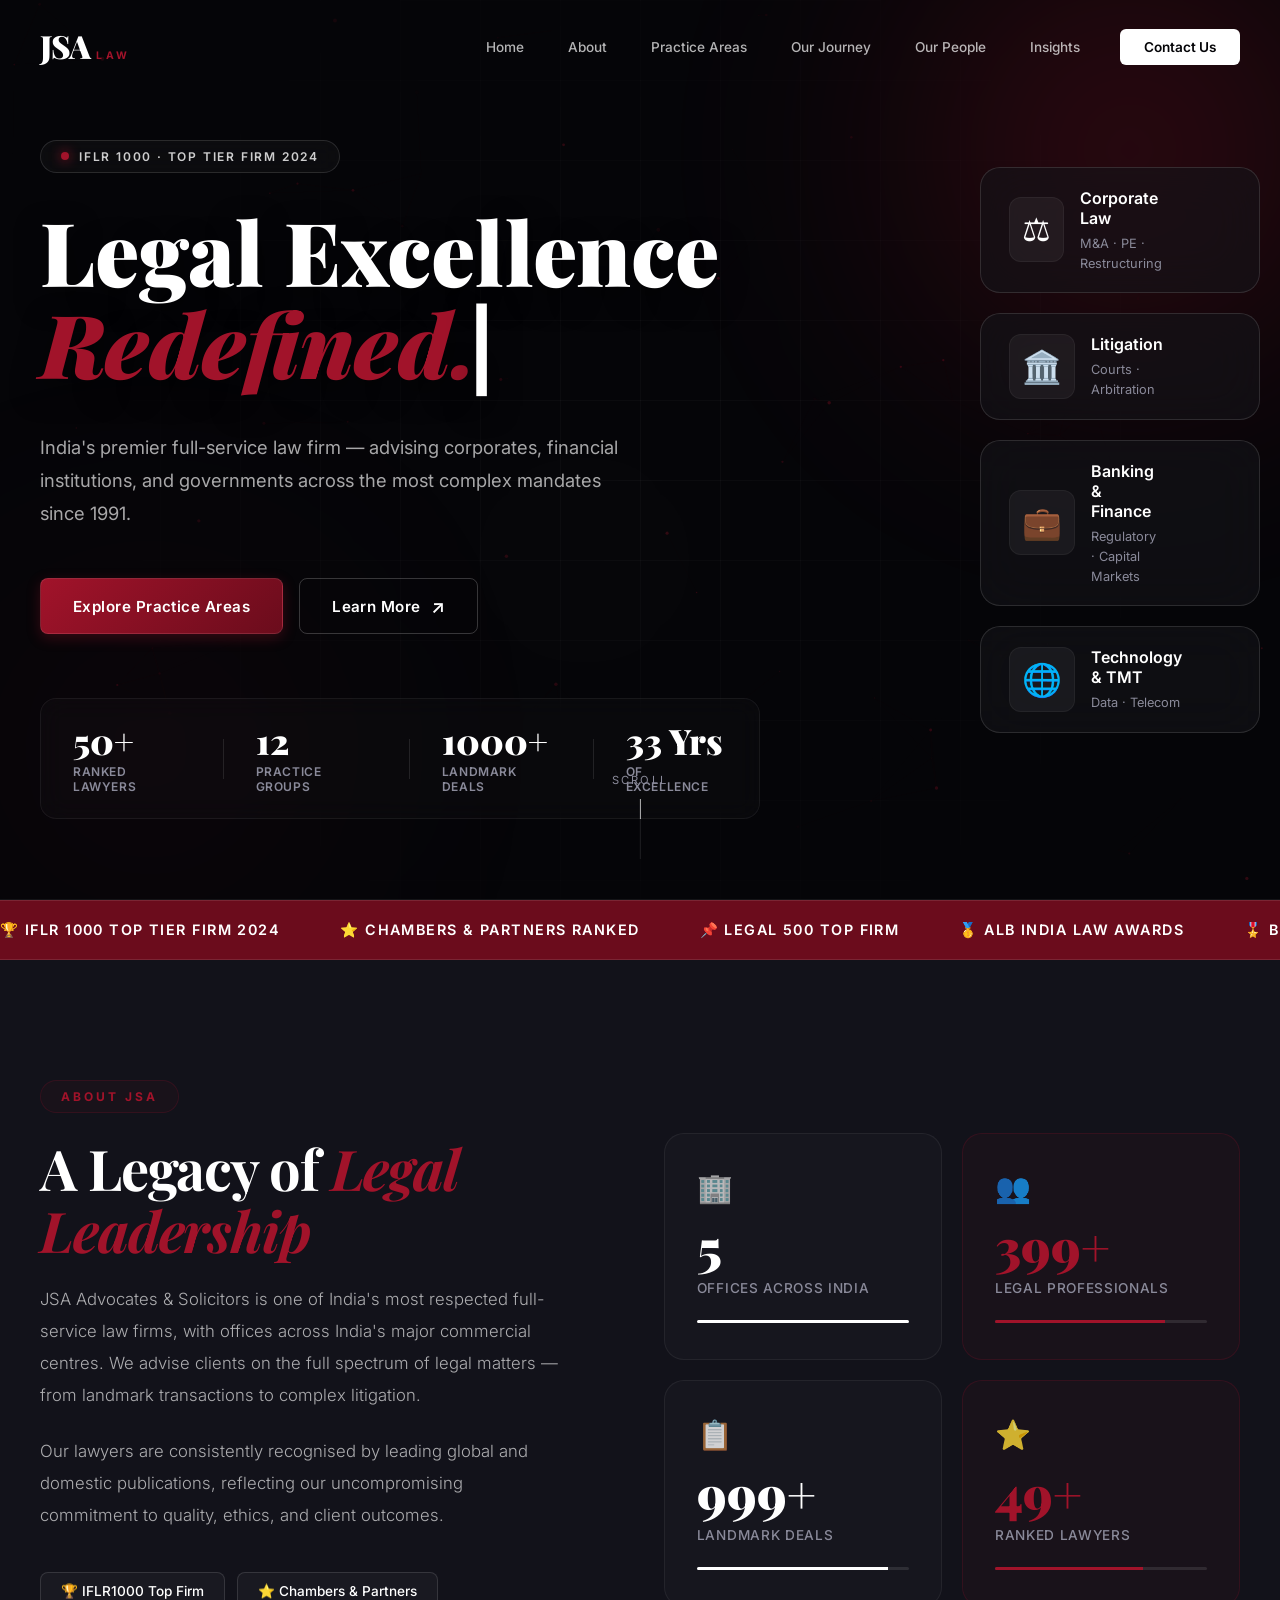
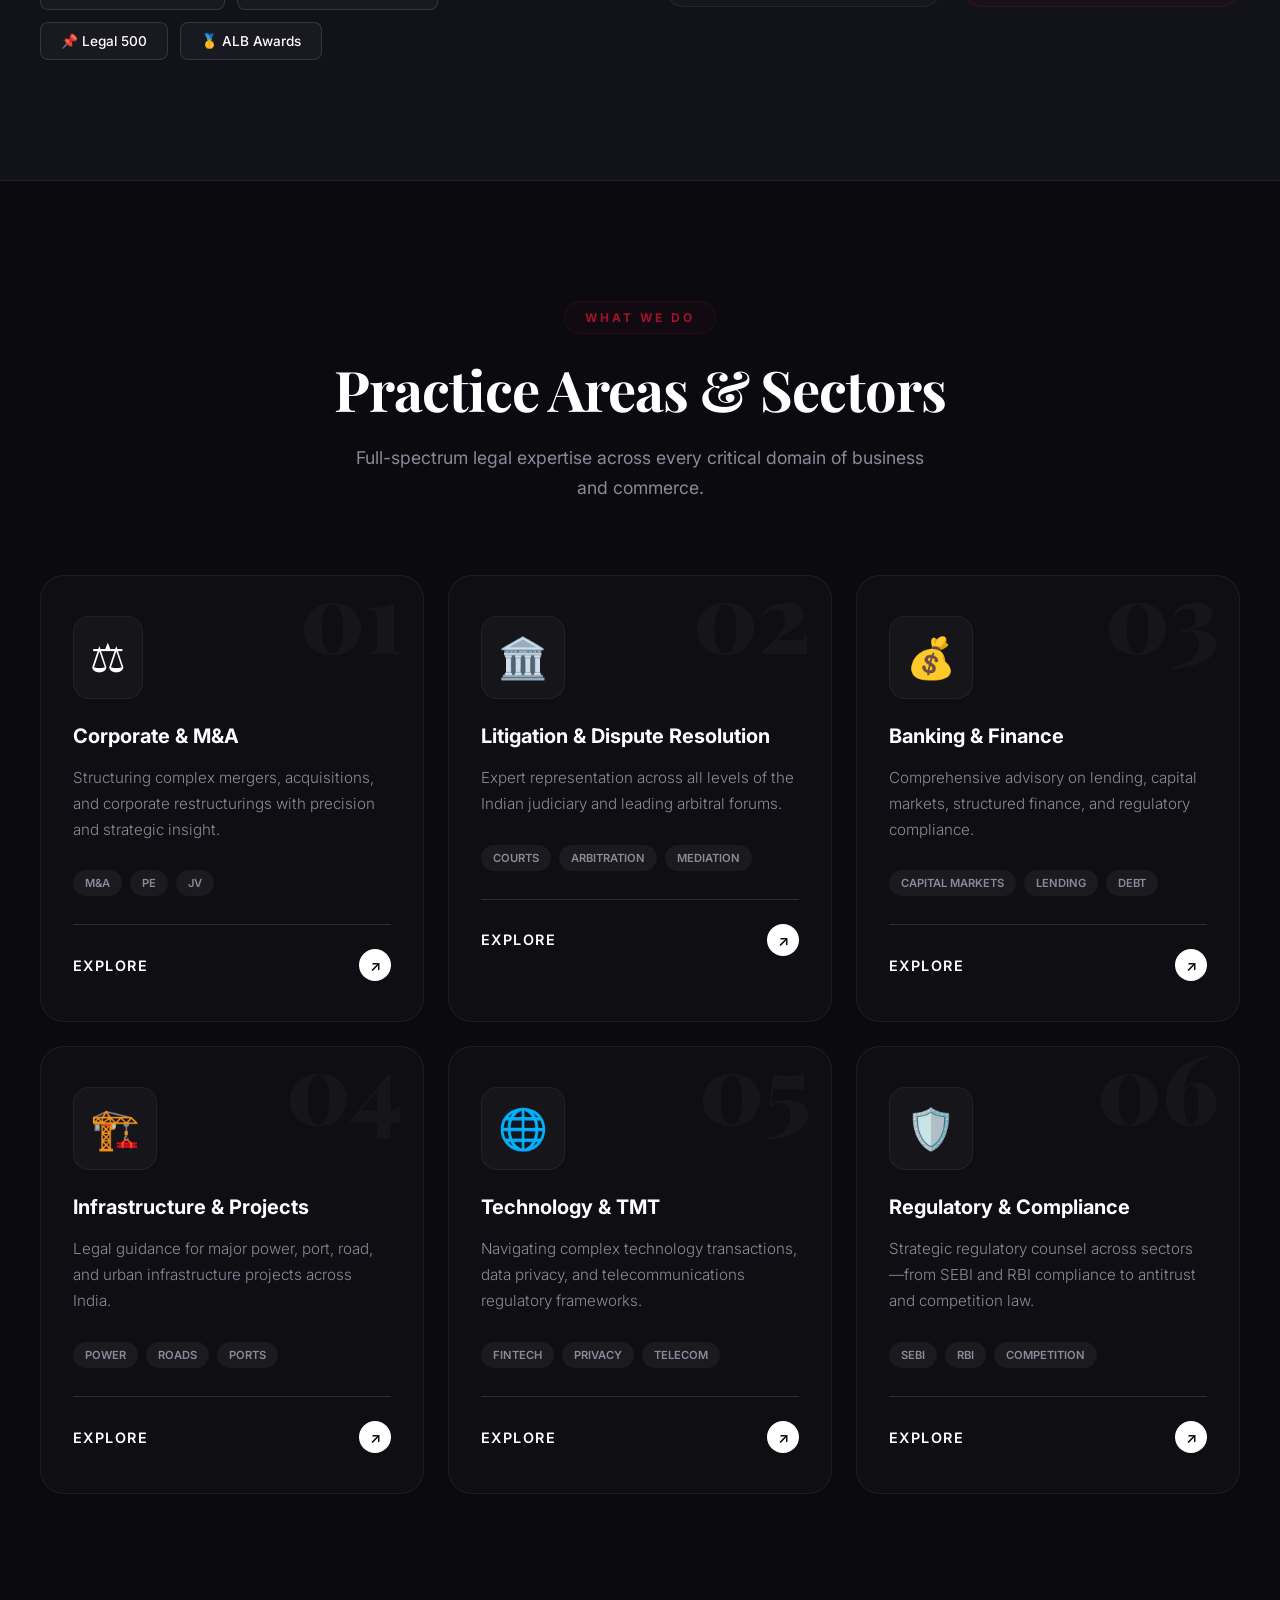
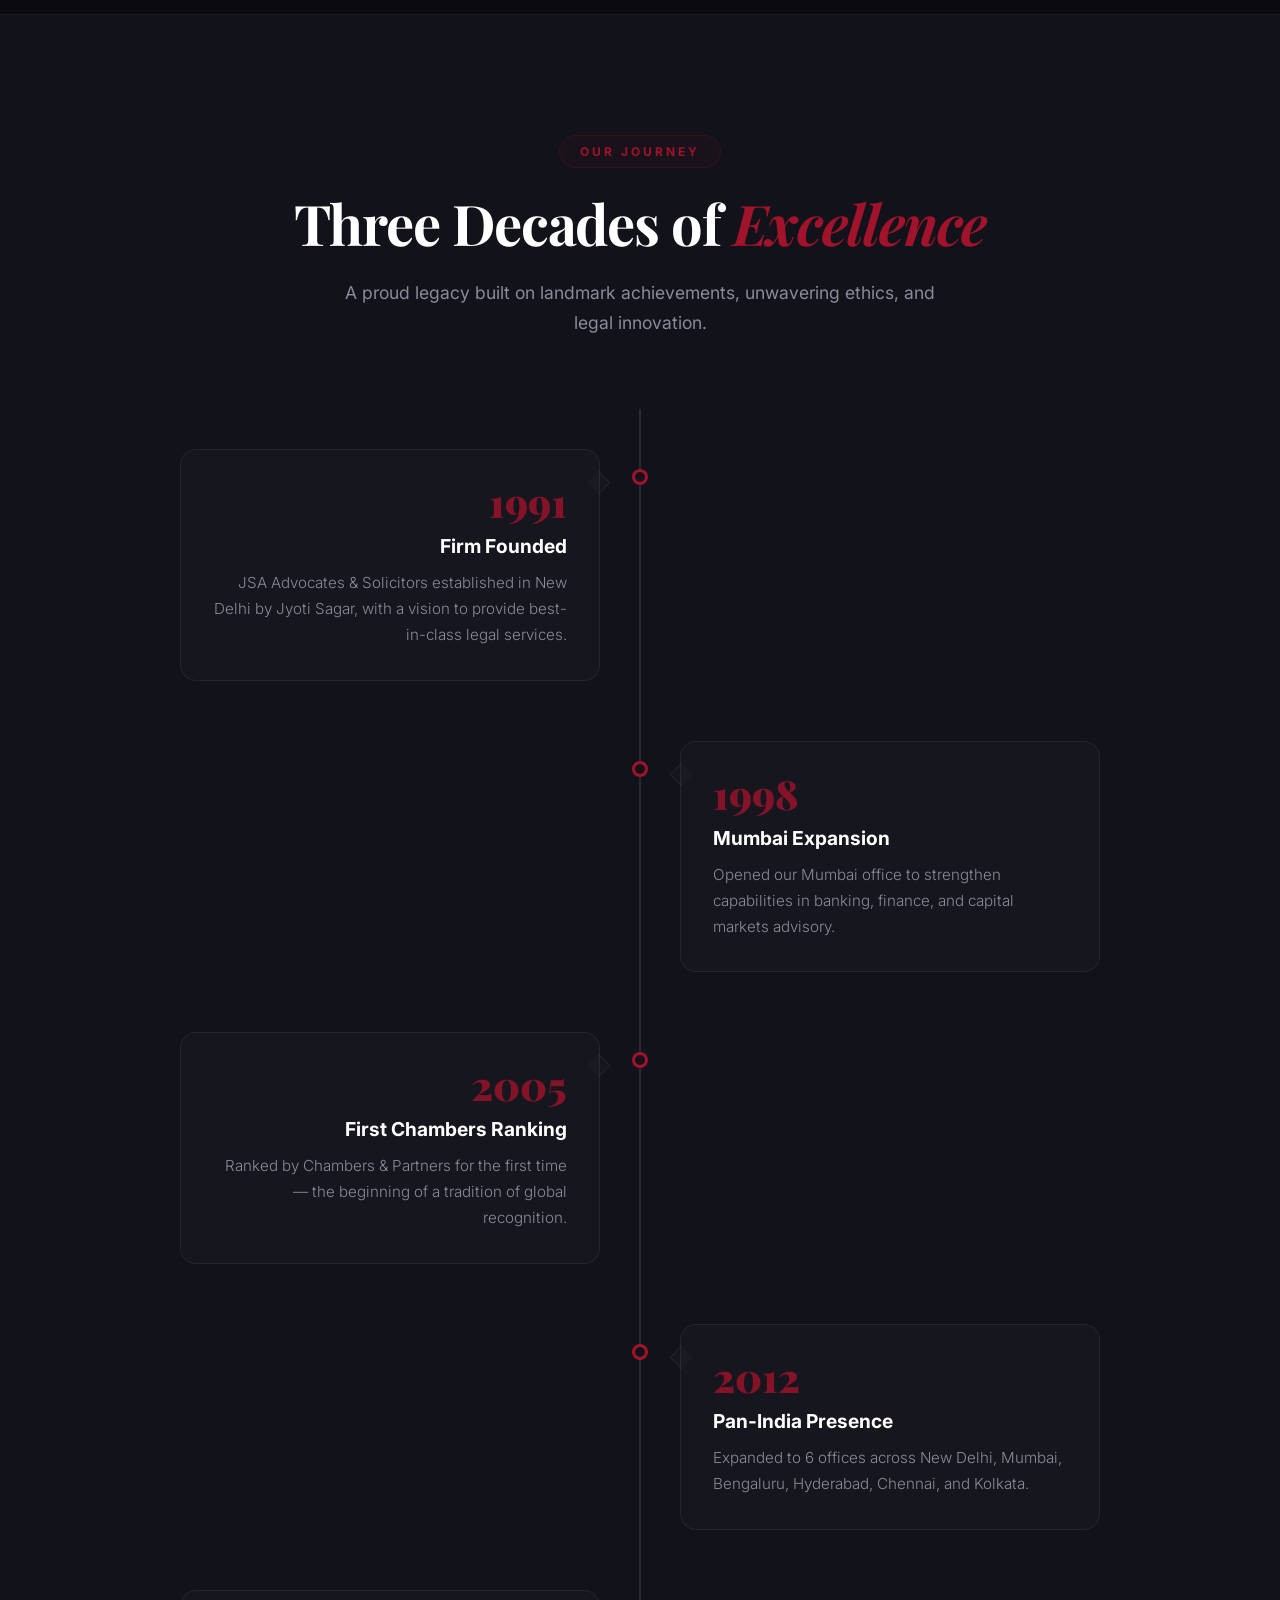
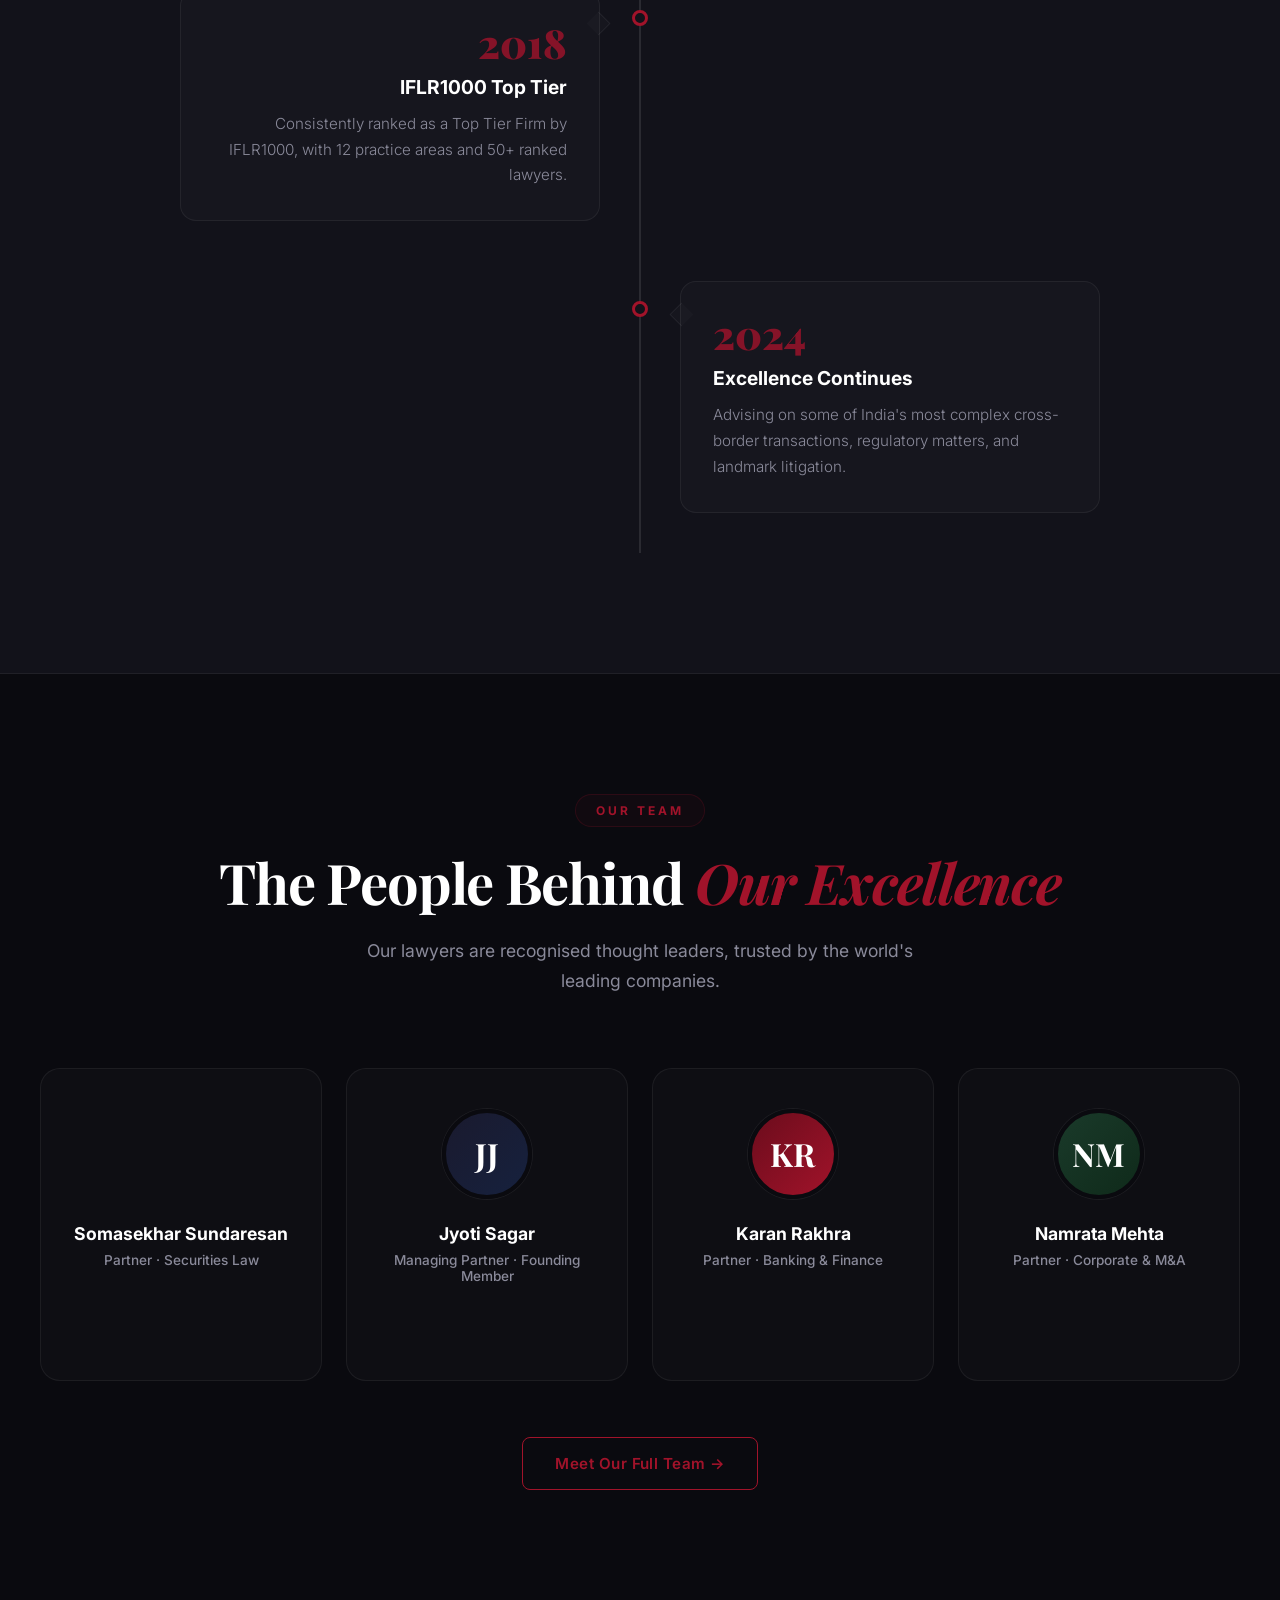
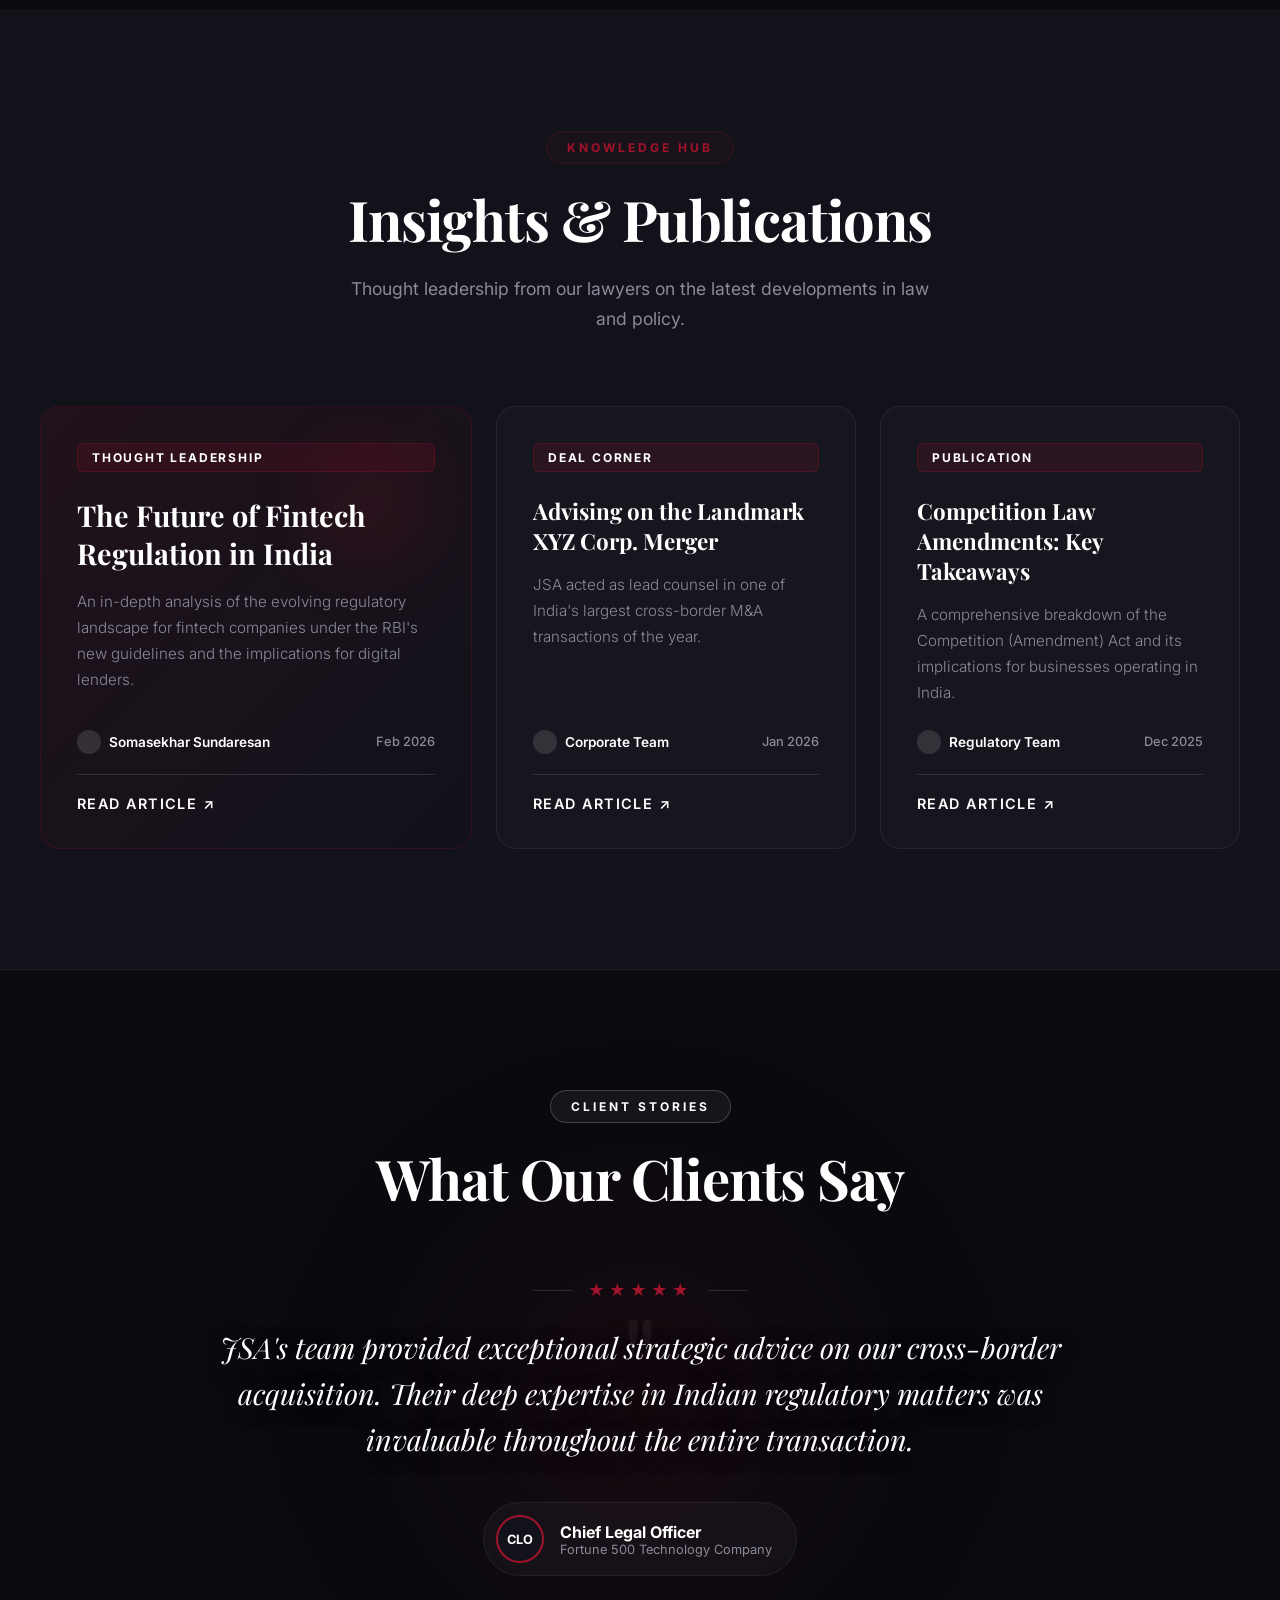
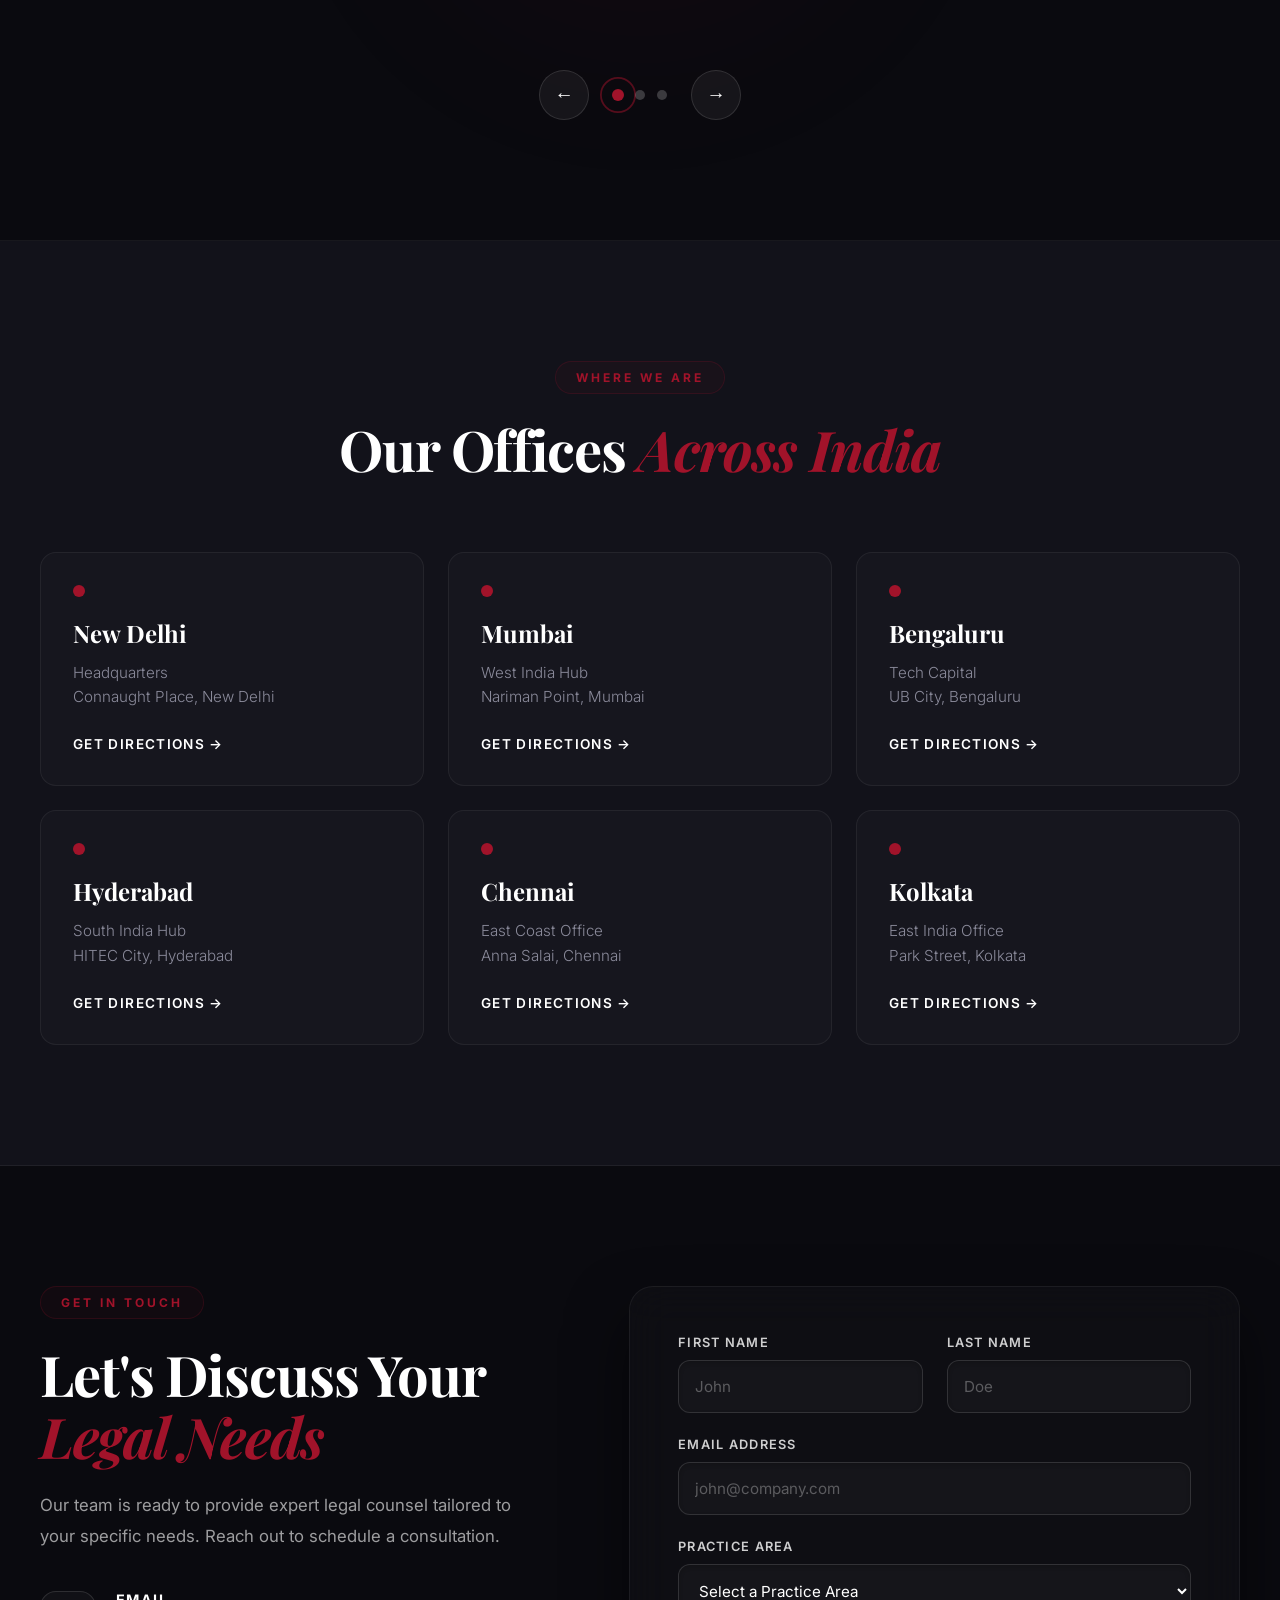
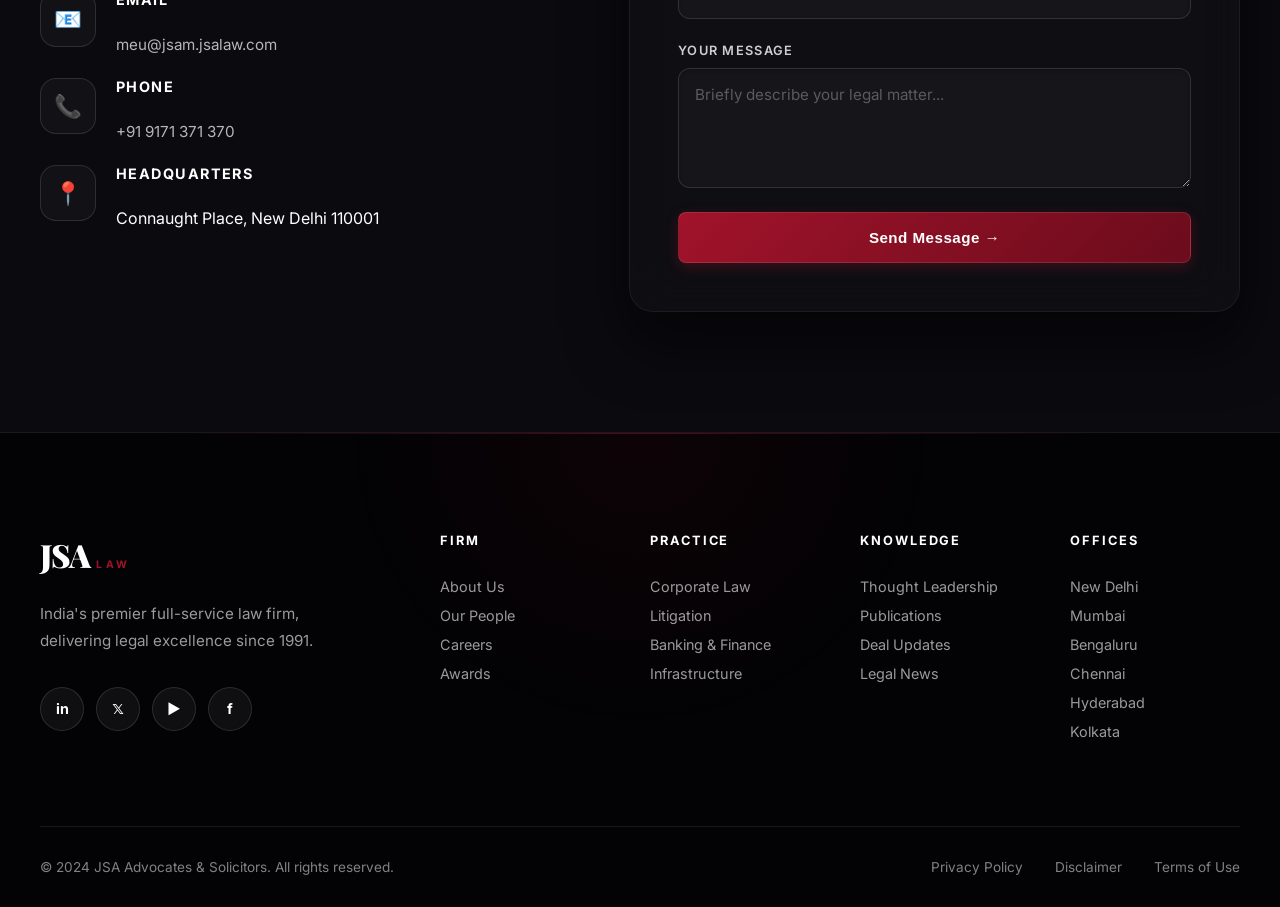
<file: index.html>
<!DOCTYPE html>
<html lang="en">

<head>
  <meta charset="UTF-8" />
  <meta name="viewport" content="width=device-width, initial-scale=1.0" />
  <title>JSA Law | Premier Legal Excellence</title>
  <meta name="description"
    content="JSA is one of India's premier full-service law firms, offering expert legal counsel across corporate, litigation, banking, infrastructure and more." />
  <link rel="preconnect" href="https://fonts.googleapis.com" />
  <link rel="preconnect" href="https://fonts.gstatic.com" crossorigin />
  <link
    href="https://fonts.googleapis.com/css2?family=Playfair+Display:ital,wght@0,400;0,700;0,900;1,400&family=Inter:wght@300;400;500;600;700&display=swap"
    rel="stylesheet" />
  <link rel="stylesheet" href="style.css" />
</head>

<body>

  <!-- ===== PRELOADER ===== -->
  <div class="preloader" id="preloader">
    <div class="preloader-inner">
      <div class="pl-logo">JSA</div>
      <div class="pl-bar">
        <div class="pl-fill" id="plFill"></div>
      </div>
      <div class="pl-text" id="plText">Initialising…</div>
    </div>
  </div>



  <!-- ===== SCROLL PROGRESS ===== -->
  <div class="scroll-progress" id="scrollProgress"></div>

  <!-- ===== NAVBAR ===== -->
  <nav class="navbar" id="navbar">
    <div class="nav-container">
      <div class="nav-logo">
        <span class="logo-text">JSA</span>
        <span class="logo-sub">LAW</span>
      </div>
      <ul class="nav-links" id="navLinks">
        <li><a href="#home" class="nav-a">Home</a></li>
        <li><a href="#about" class="nav-a">About</a></li>
        <li><a href="#practice" class="nav-a">Practice Areas</a></li>
        <li><a href="#timeline" class="nav-a">Our Journey</a></li>
        <li><a href="#people" class="nav-a">Our People</a></li>
        <li><a href="#insights" class="nav-a">Insights</a></li>
        <li><a href="#contact" class="nav-cta">Contact Us</a></li>
      </ul>
      <button class="hamburger" id="hamburger" aria-label="Open menu">
        <span></span><span></span><span></span>
      </button>
    </div>
  </nav>

  <!-- ===== HERO ===== -->
  <section class="hero" id="home">
    <canvas class="particle-canvas" id="particleCanvas"></canvas>
    <div class="hero-bg">
      <div class="hero-orb orb-1"></div>
      <div class="hero-orb orb-2"></div>
      <div class="hero-orb orb-3"></div>
      <div class="hero-grid"></div>
    </div>
    <div class="hero-content" data-parallax="0.3">
      <div class="hero-badge">
        <span class="badge-dot"></span>
        IFLR 1000 · Top Tier Firm 2024
      </div>
      <h1 class="hero-title">
        <span class="title-line">Legal Excellence</span>
        <span class="title-line accent" id="typingText"></span>
      </h1>
      <p class="hero-subtitle">
        India's premier full-service law firm — advising corporates, financial institutions,
        and governments across the most complex mandates since 1991.
      </p>
      <div class="hero-actions">
        <a href="#practice" class="btn btn-primary magnetic">Explore Practice Areas</a>
        <a href="#about" class="btn btn-ghost magnetic">Learn More <span class="btn-arrow">↗</span></a>
      </div>
      <div class="hero-stats">
        <div class="stat">
          <span class="stat-num count-up" data-target="50" data-suffix="+">50+</span>
          <span class="stat-label">Ranked Lawyers</span>
        </div>
        <div class="stat-divider"></div>
        <div class="stat">
          <span class="stat-num count-up" data-target="12" data-suffix="">12</span>
          <span class="stat-label">Practice Groups</span>
        </div>
        <div class="stat-divider"></div>
        <div class="stat">
          <span class="stat-num count-up" data-target="1000" data-suffix="+">1000+</span>
          <span class="stat-label">Landmark Deals</span>
        </div>
        <div class="stat-divider"></div>
        <div class="stat">
          <span class="stat-num count-up" data-target="33" data-suffix=" Yrs">33 Yrs</span>
          <span class="stat-label">Of Excellence</span>
        </div>
      </div>
    </div>
    <div class="hero-visual">
      <div class="hero-card tilt-card floating">
        <div class="hc-icon">⚖️</div>
        <div class="hc-text">
          <strong>Corporate Law</strong>
          <span>M&amp;A · PE · Restructuring</span>
        </div>
        <div class="hc-glow"></div>
      </div>
      <div class="hero-card tilt-card floating delay-1">
        <div class="hc-icon">🏛️</div>
        <div class="hc-text">
          <strong>Litigation</strong>
          <span>Courts · Arbitration</span>
        </div>
        <div class="hc-glow"></div>
      </div>
      <div class="hero-card tilt-card floating delay-2">
        <div class="hc-icon">💼</div>
        <div class="hc-text">
          <strong>Banking &amp; Finance</strong>
          <span>Regulatory · Capital Markets</span>
        </div>
        <div class="hc-glow"></div>
      </div>
      <div class="hero-card tilt-card floating delay-3">
        <div class="hc-icon">🌐</div>
        <div class="hc-text">
          <strong>Technology &amp; TMT</strong>
          <span>Data · Telecom</span>
        </div>
        <div class="hc-glow"></div>
      </div>
    </div>
    <div class="scroll-indicator">
      <span>Scroll</span>
      <div class="scroll-line"></div>
    </div>
  </section>

  <!-- ===== AWARDS MARQUEE ===== -->
  <div class="marquee-wrapper">
    <div class="marquee-track">
      <span>🏆 IFLR 1000 Top Tier Firm 2024</span>
      <span>⭐ Chambers &amp; Partners Ranked</span>
      <span>📌 Legal 500 Top Firm</span>
      <span>🥇 ALB India Law Awards</span>
      <span>🎖️ Best Law Firm — Finance Monthly</span>
      <span>🌟 50+ Ranked Lawyers</span>
      <span>🏛️ 12 Ranked Practice Groups</span>
      <span>🌐 6 Offices Across India</span>
      <span>💼 1000+ Landmark Deals</span>
      <!-- Duplicate for seamless loop -->
      <span>🏆 IFLR 1000 Top Tier Firm 2024</span>
      <span>⭐ Chambers &amp; Partners Ranked</span>
      <span>📌 Legal 500 Top Firm</span>
      <span>🥇 ALB India Law Awards</span>
      <span>🎖️ Best Law Firm — Finance Monthly</span>
      <span>🌟 50+ Ranked Lawyers</span>
      <span>🏛️ 12 Ranked Practice Groups</span>
      <span>🌐 6 Offices Across India</span>
      <span>💼 1000+ Landmark Deals</span>
    </div>
  </div>

  <!-- ===== ABOUT ===== -->
  <section class="about" id="about">
    <div class="container">
      <div class="about-grid">
        <div class="about-left reveal">
          <div class="section-tag">About JSA</div>
          <h2 class="section-title">A Legacy of <em>Legal Leadership</em></h2>
          <p class="about-desc">
            JSA Advocates &amp; Solicitors is one of India's most respected full-service law firms,
            with offices across India's major commercial centres. We advise clients on the full spectrum
            of legal matters — from landmark transactions to complex litigation.
          </p>
          <p class="about-desc">
            Our lawyers are consistently recognised by leading global and domestic publications,
            reflecting our uncompromising commitment to quality, ethics, and client outcomes.
          </p>
          <div class="about-awards">
            <div class="award-chip glow-chip">🏆 IFLR1000 Top Firm</div>
            <div class="award-chip glow-chip">⭐ Chambers &amp; Partners</div>
            <div class="award-chip glow-chip">📌 Legal 500</div>
            <div class="award-chip glow-chip">🥇 ALB Awards</div>
          </div>
        </div>
        <div class="about-right reveal">
          <div class="about-numbers">
            <div class="ab-num-card count-card">
              <div class="ab-icon">🏢</div>
              <span class="ab-num count-up" data-target="6" data-suffix="">6</span>
              <span class="ab-label">Offices Across India</span>
              <div class="ab-bar">
                <div class="ab-bar-fill" style="--pct:100%"></div>
              </div>
            </div>
            <div class="ab-num-card accent-card count-card">
              <div class="ab-icon">👥</div>
              <span class="ab-num count-up" data-target="400" data-suffix="+">400+</span>
              <span class="ab-label">Legal Professionals</span>
              <div class="ab-bar">
                <div class="ab-bar-fill" style="--pct:80%"></div>
              </div>
            </div>
            <div class="ab-num-card count-card">
              <div class="ab-icon">📋</div>
              <span class="ab-num count-up" data-target="1000" data-suffix="+">1000+</span>
              <span class="ab-label">Landmark Deals</span>
              <div class="ab-bar">
                <div class="ab-bar-fill" style="--pct:90%"></div>
              </div>
            </div>
            <div class="ab-num-card accent-card count-card">
              <div class="ab-icon">⭐</div>
              <span class="ab-num count-up" data-target="50" data-suffix="+">50+</span>
              <span class="ab-label">Ranked Lawyers</span>
              <div class="ab-bar">
                <div class="ab-bar-fill" style="--pct:70%"></div>
              </div>
            </div>
          </div>
        </div>
      </div>
    </div>
  </section>

  <!-- ===== PRACTICE AREAS ===== -->
  <section class="practice" id="practice">
    <div class="container">
      <div class="section-header reveal">
        <div class="section-tag">What We Do</div>
        <h2 class="section-title">Practice Areas &amp; Sectors</h2>
        <p class="section-sub">Full-spectrum legal expertise across every critical domain of business and commerce.</p>
      </div>
      <div class="practice-grid">
        <div class="practice-card tilt-card reveal" tabindex="0">
          <div class="pc-number">01</div>
          <div class="pc-icon">⚖️</div>
          <h3>Corporate &amp; M&amp;A</h3>
          <p>Structuring complex mergers, acquisitions, and corporate restructurings with precision and strategic
            insight.</p>
          <div class="pc-tags"><span>M&amp;A</span><span>PE</span><span>JV</span></div>
          <a href="#contact" class="pc-link">Explore <span>→</span></a>
          <div class="pc-shine"></div>
        </div>
        <div class="practice-card tilt-card reveal" tabindex="0">
          <div class="pc-number">02</div>
          <div class="pc-icon">🏛️</div>
          <h3>Litigation &amp; Dispute Resolution</h3>
          <p>Expert representation across all levels of the Indian judiciary and leading arbitral forums.</p>
          <div class="pc-tags"><span>Courts</span><span>Arbitration</span><span>Mediation</span></div>
          <a href="#contact" class="pc-link">Explore <span>→</span></a>
          <div class="pc-shine"></div>
        </div>
        <div class="practice-card tilt-card reveal" tabindex="0">
          <div class="pc-number">03</div>
          <div class="pc-icon">💰</div>
          <h3>Banking &amp; Finance</h3>
          <p>Comprehensive advisory on lending, capital markets, structured finance, and regulatory compliance.</p>
          <div class="pc-tags"><span>Capital Markets</span><span>Lending</span><span>Debt</span></div>
          <a href="#contact" class="pc-link">Explore <span>→</span></a>
          <div class="pc-shine"></div>
        </div>
        <div class="practice-card tilt-card reveal" tabindex="0">
          <div class="pc-number">04</div>
          <div class="pc-icon">🏗️</div>
          <h3>Infrastructure &amp; Projects</h3>
          <p>Legal guidance for major power, port, road, and urban infrastructure projects across India.</p>
          <div class="pc-tags"><span>Power</span><span>Roads</span><span>Ports</span></div>
          <a href="#contact" class="pc-link">Explore <span>→</span></a>
          <div class="pc-shine"></div>
        </div>
        <div class="practice-card tilt-card reveal" tabindex="0">
          <div class="pc-number">05</div>
          <div class="pc-icon">🌐</div>
          <h3>Technology &amp; TMT</h3>
          <p>Navigating complex technology transactions, data privacy, and telecommunications regulatory frameworks.</p>
          <div class="pc-tags"><span>Fintech</span><span>Privacy</span><span>Telecom</span></div>
          <a href="#contact" class="pc-link">Explore <span>→</span></a>
          <div class="pc-shine"></div>
        </div>
        <div class="practice-card tilt-card reveal" tabindex="0">
          <div class="pc-number">06</div>
          <div class="pc-icon">🛡️</div>
          <h3>Regulatory &amp; Compliance</h3>
          <p>Strategic regulatory counsel across sectors—from SEBI and RBI compliance to antitrust and competition law.
          </p>
          <div class="pc-tags"><span>SEBI</span><span>RBI</span><span>Competition</span></div>
          <a href="#contact" class="pc-link">Explore <span>→</span></a>
          <div class="pc-shine"></div>
        </div>
      </div>
    </div>
  </section>

  <!-- ===== TIMELINE ===== -->
  <section class="timeline-section" id="timeline">
    <div class="container">
      <div class="section-header reveal">
        <div class="section-tag">Our Journey</div>
        <h2 class="section-title">Three Decades of <em>Excellence</em></h2>
        <p class="section-sub">A proud legacy built on landmark achievements, unwavering ethics, and legal innovation.
        </p>
      </div>
      <div class="timeline">
        <div class="tl-line"></div>
        <div class="tl-item left reveal">
          <div class="tl-dot"></div>
          <div class="tl-card">
            <span class="tl-year">1991</span>
            <h4>Firm Founded</h4>
            <p>JSA Advocates &amp; Solicitors established in New Delhi by Jyoti Sagar, with a vision to provide
              best-in-class legal services.</p>
          </div>
        </div>
        <div class="tl-item right reveal">
          <div class="tl-dot"></div>
          <div class="tl-card">
            <span class="tl-year">1998</span>
            <h4>Mumbai Expansion</h4>
            <p>Opened our Mumbai office to strengthen capabilities in banking, finance, and capital markets advisory.
            </p>
          </div>
        </div>
        <div class="tl-item left reveal">
          <div class="tl-dot"></div>
          <div class="tl-card">
            <span class="tl-year">2005</span>
            <h4>First Chambers Ranking</h4>
            <p>Ranked by Chambers &amp; Partners for the first time — the beginning of a tradition of global
              recognition.</p>
          </div>
        </div>
        <div class="tl-item right reveal">
          <div class="tl-dot"></div>
          <div class="tl-card">
            <span class="tl-year">2012</span>
            <h4>Pan-India Presence</h4>
            <p>Expanded to 6 offices across New Delhi, Mumbai, Bengaluru, Hyderabad, Chennai, and Kolkata.</p>
          </div>
        </div>
        <div class="tl-item left reveal">
          <div class="tl-dot"></div>
          <div class="tl-card">
            <span class="tl-year">2018</span>
            <h4>IFLR1000 Top Tier</h4>
            <p>Consistently ranked as a Top Tier Firm by IFLR1000, with 12 practice areas and 50+ ranked lawyers.</p>
          </div>
        </div>
        <div class="tl-item right reveal">
          <div class="tl-dot"></div>
          <div class="tl-card">
            <span class="tl-year">2024</span>
            <h4>Excellence Continues</h4>
            <p>Advising on some of India's most complex cross-border transactions, regulatory matters, and landmark
              litigation.</p>
          </div>
        </div>
      </div>
    </div>
  </section>

  <!-- ===== PEOPLE ===== -->
  <section class="people" id="people">
    <div class="container">
      <div class="section-header reveal">
        <div class="section-tag">Our Team</div>
        <h2 class="section-title">The People Behind <em>Our Excellence</em></h2>
        <p class="section-sub">Our lawyers are recognised thought leaders, trusted by the world's leading companies.</p>
      </div>
      <div class="people-grid">
        <div class="person-card tilt-card reveal">
          <div class="person-avatar" style="background: linear-gradient(135deg,#a1132a,#6b0c1c)"><span>SS</span></div>
          <div class="person-info">
            <h4>Somasekhar Sundaresan</h4>
            <span class="person-role">Partner · Securities Law</span>
          </div>
          <div class="person-social">
            <a href="#" aria-label="LinkedIn">in</a>
          </div>
        </div>
        <div class="person-card tilt-card reveal">
          <div class="person-avatar" style="background: linear-gradient(135deg,#1a1a2e,#16213e)"><span>JJ</span></div>
          <div class="person-info">
            <h4>Jyoti Sagar</h4>
            <span class="person-role">Managing Partner · Founding Member</span>
          </div>
          <div class="person-social">
            <a href="#" aria-label="LinkedIn">in</a>
          </div>
        </div>
        <div class="person-card tilt-card reveal">
          <div class="person-avatar" style="background: linear-gradient(135deg,#6b0c1c,#a1132a)"><span>KR</span></div>
          <div class="person-info">
            <h4>Karan Rakhra</h4>
            <span class="person-role">Partner · Banking &amp; Finance</span>
          </div>
          <div class="person-social">
            <a href="#" aria-label="LinkedIn">in</a>
          </div>
        </div>
        <div class="person-card tilt-card reveal">
          <div class="person-avatar" style="background: linear-gradient(135deg,#1a3a2a,#0f2a1a)"><span>NM</span></div>
          <div class="person-info">
            <h4>Namrata Mehta</h4>
            <span class="person-role">Partner · Corporate &amp; M&amp;A</span>
          </div>
          <div class="person-social">
            <a href="#" aria-label="LinkedIn">in</a>
          </div>
        </div>
      </div>
      <div class="people-cta reveal">
        <a href="#contact" class="btn btn-outline">Meet Our Full Team →</a>
      </div>
    </div>
  </section>

  <!-- ===== INSIGHTS ===== -->
  <section class="insights" id="insights">
    <div class="container">
      <div class="section-header reveal">
        <div class="section-tag">Knowledge Hub</div>
        <h2 class="section-title">Insights &amp; Publications</h2>
        <p class="section-sub">Thought leadership from our lawyers on the latest developments in law and policy.</p>
      </div>
      <div class="insights-grid">
        <div class="insight-card featured tilt-card reveal">
          <div class="ic-tag">Thought Leadership</div>
          <h3>The Future of Fintech Regulation in India</h3>
          <p>An in-depth analysis of the evolving regulatory landscape for fintech companies under the RBI's new
            guidelines and the implications for digital lenders.</p>
          <div class="ic-meta">
            <span class="ic-author">Somasekhar Sundaresan</span>
            <span class="ic-date">Feb 2026</span>
          </div>
          <a href="#contact" class="ic-link">Read Article ↗</a>
        </div>
        <div class="insight-card tilt-card reveal">
          <div class="ic-tag">Deal Corner</div>
          <h3>Advising on the Landmark XYZ Corp. Merger</h3>
          <p>JSA acted as lead counsel in one of India's largest cross-border M&A transactions of the year.</p>
          <div class="ic-meta">
            <span class="ic-author">Corporate Team</span>
            <span class="ic-date">Jan 2026</span>
          </div>
          <a href="#contact" class="ic-link">Read Article ↗</a>
        </div>
        <div class="insight-card tilt-card reveal">
          <div class="ic-tag">Publication</div>
          <h3>Competition Law Amendments: Key Takeaways</h3>
          <p>A comprehensive breakdown of the Competition (Amendment) Act and its implications for businesses operating
            in India.</p>
          <div class="ic-meta">
            <span class="ic-author">Regulatory Team</span>
            <span class="ic-date">Dec 2025</span>
          </div>
          <a href="#contact" class="ic-link">Read Article ↗</a>
        </div>
      </div>
    </div>
  </section>

  <!-- ===== TESTIMONIALS ===== -->
  <section class="testimonials">
    <div class="test-bg">
      <div class="test-orb"></div>
    </div>
    <div class="container">
      <div class="section-header reveal">
        <div class="section-tag light">Client Stories</div>
        <h2 class="section-title light">What Our Clients Say</h2>
      </div>
      <div class="test-slider" id="testSlider">
        <div class="test-card active">
          <div class="test-quote-mark">"</div>
          <div class="test-stars">★★★★★</div>
          <p class="test-quote">JSA's team provided exceptional strategic advice on our cross-border acquisition. Their
            deep expertise in Indian regulatory matters was invaluable throughout the entire transaction.</p>
          <div class="test-author">
            <div class="ta-avatar">CLO</div>
            <div>
              <span class="ta-name">Chief Legal Officer</span>
              <span class="ta-company">Fortune 500 Technology Company</span>
            </div>
          </div>
        </div>
        <div class="test-card">
          <div class="test-quote-mark">"</div>
          <div class="test-stars">★★★★★</div>
          <p class="test-quote">We have relied on JSA for over a decade for our most complex banking and finance
            matters. Their responsiveness and quality of work is consistently outstanding.</p>
          <div class="test-author">
            <div class="ta-avatar">HL</div>
            <div>
              <span class="ta-name">Head of Legal, India</span>
              <span class="ta-company">Leading Global Investment Bank</span>
            </div>
          </div>
        </div>
        <div class="test-card">
          <div class="test-quote-mark">"</div>
          <div class="test-stars">★★★★★</div>
          <p class="test-quote">JSA's litigation team achieved a landmark outcome for us at the Supreme Court. Their
            preparation, advocacy, and client communication were exemplary throughout.</p>
          <div class="test-author">
            <div class="ta-avatar">MD</div>
            <div>
              <span class="ta-name">Managing Director</span>
              <span class="ta-company">Infrastructure Conglomerate</span>
            </div>
          </div>
        </div>
      </div>
      <div class="test-controls">
        <button class="test-btn" id="testPrev" aria-label="Previous">←</button>
        <div class="test-dots" id="testDots">
          <span class="dot active"></span>
          <span class="dot"></span>
          <span class="dot"></span>
        </div>
        <button class="test-btn" id="testNext" aria-label="Next">→</button>
      </div>
    </div>
  </section>

  <!-- ===== OFFICES MAP ===== -->
  <section class="offices">
    <div class="container">
      <div class="section-header reveal">
        <div class="section-tag">Where We Are</div>
        <h2 class="section-title">Our Offices <em>Across India</em></h2>
      </div>
      <div class="offices-grid">
        <div class="office-card reveal" data-city="New Delhi">
          <div class="oc-dot pulse-dot"></div>
          <h4>New Delhi</h4>
          <p>Headquarters<br />Connaught Place, New Delhi</p>
          <a href="#contact" class="oc-link">Get Directions →</a>
        </div>
        <div class="office-card reveal" data-city="Mumbai">
          <div class="oc-dot pulse-dot"></div>
          <h4>Mumbai</h4>
          <p>West India Hub<br />Nariman Point, Mumbai</p>
          <a href="#contact" class="oc-link">Get Directions →</a>
        </div>
        <div class="office-card reveal" data-city="Bengaluru">
          <div class="oc-dot pulse-dot"></div>
          <h4>Bengaluru</h4>
          <p>Tech Capital<br />UB City, Bengaluru</p>
          <a href="#contact" class="oc-link">Get Directions →</a>
        </div>
        <div class="office-card reveal" data-city="Hyderabad">
          <div class="oc-dot pulse-dot"></div>
          <h4>Hyderabad</h4>
          <p>South India Hub<br />HITEC City, Hyderabad</p>
          <a href="#contact" class="oc-link">Get Directions →</a>
        </div>
        <div class="office-card reveal" data-city="Chennai">
          <div class="oc-dot pulse-dot"></div>
          <h4>Chennai</h4>
          <p>East Coast Office<br />Anna Salai, Chennai</p>
          <a href="#contact" class="oc-link">Get Directions →</a>
        </div>
        <div class="office-card reveal" data-city="Kolkata">
          <div class="oc-dot pulse-dot"></div>
          <h4>Kolkata</h4>
          <p>East India Office<br />Park Street, Kolkata</p>
          <a href="#contact" class="oc-link">Get Directions →</a>
        </div>
      </div>
    </div>
  </section>

  <!-- ===== CONTACT ===== -->
  <section class="contact" id="contact">
    <div class="container">
      <div class="contact-grid">
        <div class="contact-left reveal">
          <div class="section-tag">Get In Touch</div>
          <h2 class="section-title">Let's Discuss Your <em>Legal Needs</em></h2>
          <p class="contact-desc">Our team is ready to provide expert legal counsel tailored to your specific needs.
            Reach out to schedule a consultation.</p>
          <div class="contact-info">
            <div class="ci-item">
              <div class="ci-icon">📧</div>
              <div><strong>Email</strong><br /><a href="mailto:meu@jsam.jsalaw.com">meu@jsam.jsalaw.com</a></div>
            </div>
            <div class="ci-item">
              <div class="ci-icon">📞</div>
              <div><strong>Phone</strong><br /><a href="tel:+919171371370">+91 9171 371 370</a></div>
            </div>
            <div class="ci-item">
              <div class="ci-icon">📍</div>
              <div><strong>Headquarters</strong><br />Connaught Place, New Delhi 110001</div>
            </div>
          </div>
        </div>
        <div class="contact-right reveal">
          <form class="contact-form" id="contactForm">
            <div class="form-row">
              <div class="form-group">
                <label for="firstName">First Name</label>
                <input type="text" id="firstName" placeholder="John" required />
              </div>
              <div class="form-group">
                <label for="lastName">Last Name</label>
                <input type="text" id="lastName" placeholder="Doe" required />
              </div>
            </div>
            <div class="form-group">
              <label for="email">Email Address</label>
              <input type="email" id="email" placeholder="john@company.com" required />
            </div>
            <div class="form-group">
              <label for="subject">Practice Area</label>
              <select id="subject">
                <option value="">Select a Practice Area</option>
                <option>Corporate &amp; M&amp;A</option>
                <option>Litigation &amp; Dispute Resolution</option>
                <option>Banking &amp; Finance</option>
                <option>Infrastructure &amp; Projects</option>
                <option>Technology &amp; TMT</option>
                <option>Regulatory &amp; Compliance</option>
              </select>
            </div>
            <div class="form-group">
              <label for="message">Your Message</label>
              <textarea id="message" rows="4" placeholder="Briefly describe your legal matter..."></textarea>
            </div>
            <button type="submit" class="btn btn-primary full-width magnetic" id="submitBtn">Send Message →</button>
          </form>
        </div>
      </div>
    </div>
  </section>

  <!-- ===== FOOTER ===== -->
  <footer class="footer">
    <div class="footer-glow"></div>
    <div class="container">
      <div class="footer-top">
        <div class="footer-brand">
          <div class="nav-logo">
            <span class="logo-text">JSA</span>
            <span class="logo-sub">LAW</span>
          </div>
          <p>India's premier full-service law firm, delivering legal excellence since 1991.</p>
          <div class="social-links">
            <a href="#" aria-label="LinkedIn" class="social-btn">in</a>
            <a href="#" aria-label="Twitter/X" class="social-btn">𝕏</a>
            <a href="#" aria-label="YouTube" class="social-btn">▶</a>
            <a href="#" aria-label="Facebook" class="social-btn">f</a>
          </div>
        </div>
        <div class="footer-links">
          <div class="fl-col">
            <h5>Firm</h5>
            <a href="#about">About Us</a>
            <a href="#people">Our People</a>
            <a href="#contact">Careers</a>
            <a href="#contact">Awards</a>
          </div>
          <div class="fl-col">
            <h5>Practice</h5>
            <a href="#practice">Corporate Law</a>
            <a href="#practice">Litigation</a>
            <a href="#practice">Banking &amp; Finance</a>
            <a href="#practice">Infrastructure</a>
          </div>
          <div class="fl-col">
            <h5>Knowledge</h5>
            <a href="#insights">Thought Leadership</a>
            <a href="#insights">Publications</a>
            <a href="#insights">Deal Updates</a>
            <a href="#insights">Legal News</a>
          </div>
          <div class="fl-col">
            <h5>Offices</h5>
            <a href="#contact">New Delhi</a>
            <a href="#contact">Mumbai</a>
            <a href="#contact">Bengaluru</a>
            <a href="#contact">Chennai</a>
            <a href="#contact">Hyderabad</a>
            <a href="#contact">Kolkata</a>
          </div>
        </div>
      </div>
      <div class="footer-bottom">
        <p>&copy; 2024 JSA Advocates &amp; Solicitors. All rights reserved.</p>
        <div class="fb-links">
          <a href="#">Privacy Policy</a>
          <a href="#">Disclaimer</a>
          <a href="#">Terms of Use</a>
        </div>
      </div>
    </div>
  </footer>

  <a href="#home" class="back-top" id="backTop" aria-label="Back to top">↑</a>

  <script src="script.js"></script>
</body>

</html>
</file>
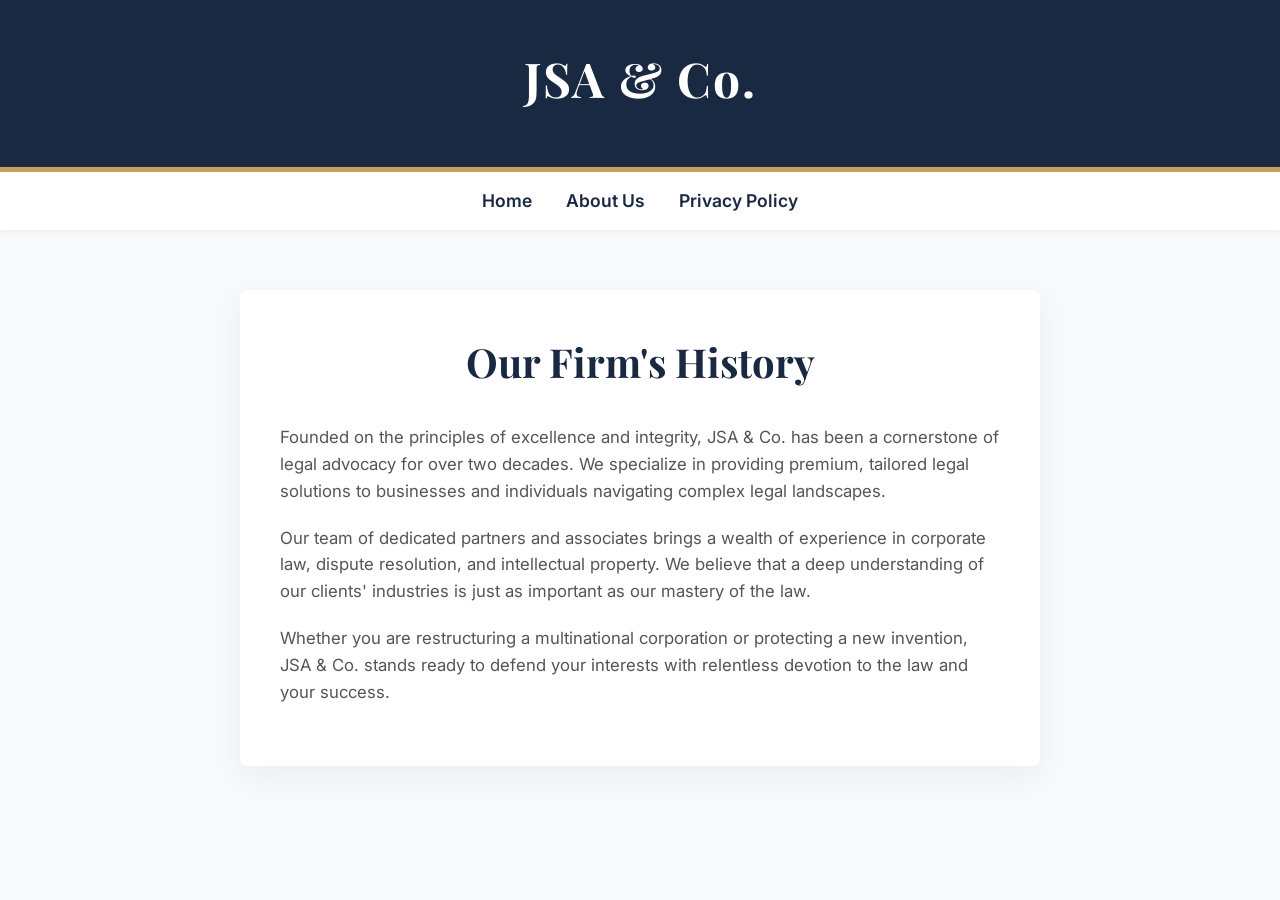
<file: about.html>
<!DOCTYPE html>
<html lang="en">
<head>
    <meta charset="UTF-8">
    <meta name="viewport" content="width=device-width, initial-scale=1.0">
    <title>About Us | JSA & Co.</title>
    <link href="https://fonts.googleapis.com/css2?family=Playfair+Display:wght@400;700&family=Inter:wght@300;400;600&display=swap" rel="stylesheet">
    <style>
        :root {
            --primary-navy: #1a2942;
            --accent-gold: #c5a059;
            --bg-light: #f8f9fa;
            --text-dark: #333333;
            --text-light: #ffffff;
        }

        * {
            margin: 0;
            padding: 0;
            box-sizing: border-box;
        }

        body {
            font-family: 'Inter', sans-serif;
            background-color: var(--bg-light);
            color: var(--text-dark);
            line-height: 1.6;
        }

        header {
            background-color: var(--primary-navy);
            color: var(--text-light);
            padding: 40px 20px;
            text-align: center;
            border-bottom: 5px solid var(--accent-gold);
        }

        header h1 {
            font-family: 'Playfair Display', serif;
            font-size: 3rem;
            margin-bottom: 10px;
            letter-spacing: 2px;
        }

        nav {
            background-color: #fff;
            padding: 15px;
            text-align: center;
            box-shadow: 0 2px 5px rgba(0,0,0,0.05);
        }

        nav a {
            color: var(--primary-navy);
            text-decoration: none;
            margin: 0 15px;
            font-weight: 600;
            font-size: 1.1rem;
            transition: color 0.3s;
        }

        nav a:hover {
            color: var(--accent-gold);
        }

        .container {
            max-width: 800px;
            margin: 60px auto;
            padding: 0 20px;
            background: #fff;
            padding: 40px;
            border-radius: 8px;
            box-shadow: 0 10px 30px rgba(0,0,0,0.05);
        }

        .section-title {
            text-align: center;
            font-family: 'Playfair Display', serif;
            font-size: 2.5rem;
            color: var(--primary-navy);
            margin-bottom: 30px;
        }

        p {
            margin-bottom: 20px;
            font-size: 1.05rem;
            color: #555;
        }
    </style>
</head>
<body>

    <header>
        <h1>JSA & Co.</h1>
    </header>

    <nav>
        <a href="index.html">Home</a>
        <a href="about.html">About Us</a>
        <a href="privacy.html">Privacy Policy</a>
    </nav>

    <div class="container">
        <h2 class="section-title">Our Firm's History</h2>
        
        <p>Founded on the principles of excellence and integrity, JSA & Co. has been a cornerstone of legal advocacy for over two decades. We specialize in providing premium, tailored legal solutions to businesses and individuals navigating complex legal landscapes.</p>
        
        <p>Our team of dedicated partners and associates brings a wealth of experience in corporate law, dispute resolution, and intellectual property. We believe that a deep understanding of our clients' industries is just as important as our mastery of the law.</p>
        
        <p>Whether you are restructuring a multinational corporation or protecting a new invention, JSA & Co. stands ready to defend your interests with relentless devotion to the law and your success.</p>
    </div>

</body>
</html>
</file>
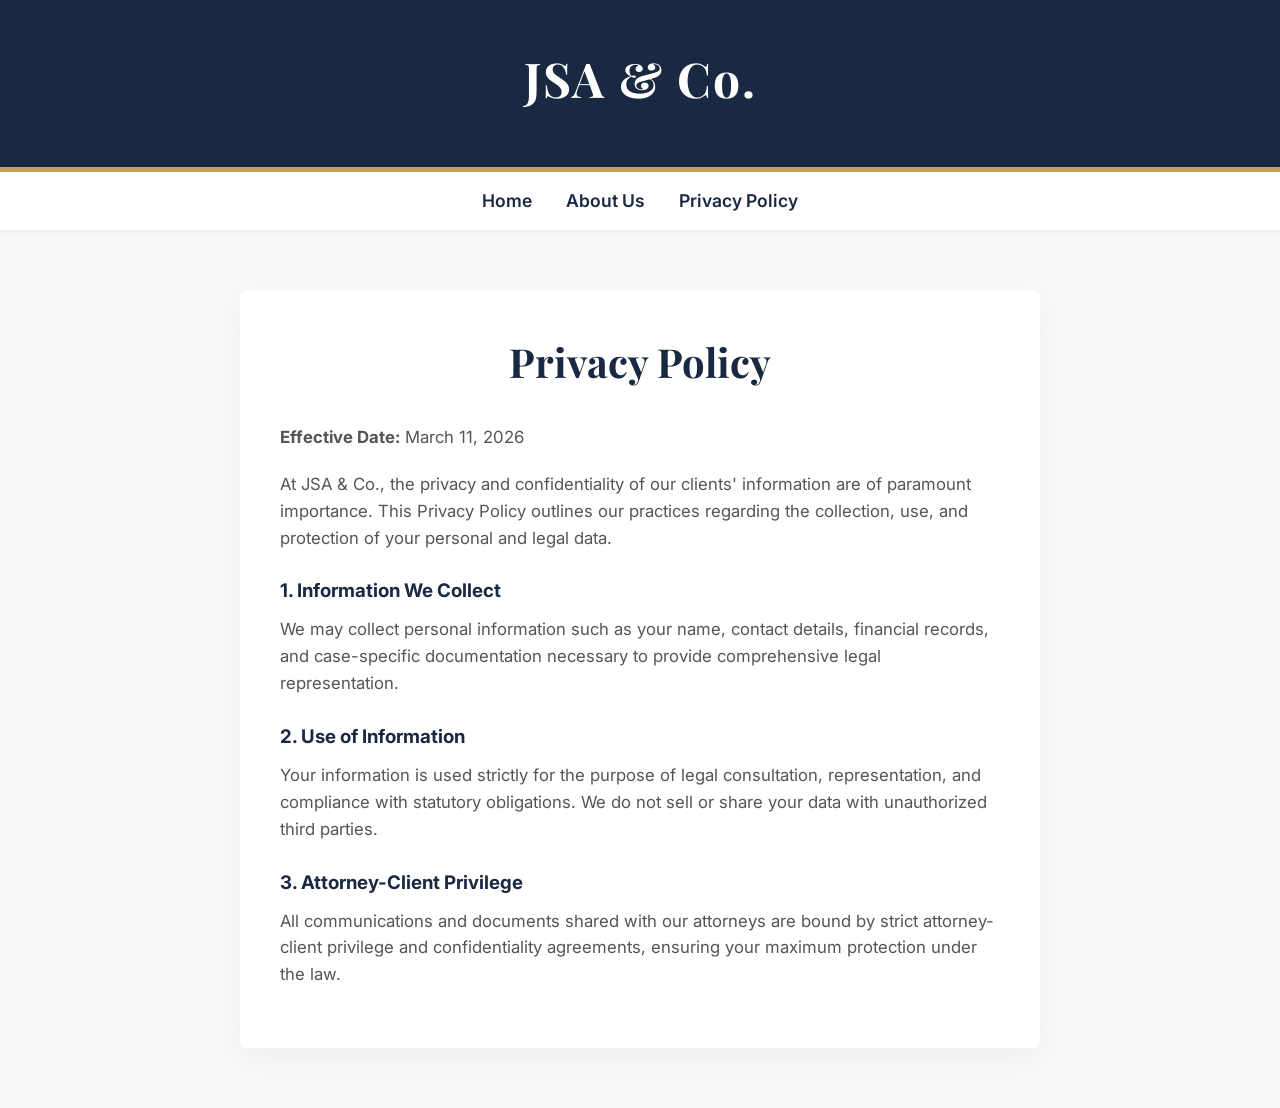
<file: privacy.html>
<!DOCTYPE html>
<html lang="en">
<head>
    <meta charset="UTF-8">
    <meta name="viewport" content="width=device-width, initial-scale=1.0">
    <title>Privacy Policy | JSA & Co.</title>
    <link href="https://fonts.googleapis.com/css2?family=Playfair+Display:wght@400;700&family=Inter:wght@300;400;600&display=swap" rel="stylesheet">
    <style>
        :root {
            --primary-navy: #1a2942;
            --accent-gold: #c5a059;
            --bg-light: #f8f9fa;
            --text-dark: #333333;
            --text-light: #ffffff;
        }
        * { margin: 0; padding: 0; box-sizing: border-box; }
        body { font-family: 'Inter', sans-serif; background-color: var(--bg-light); color: var(--text-dark); line-height: 1.6; }
        header { background-color: var(--primary-navy); color: var(--text-light); padding: 40px 20px; text-align: center; border-bottom: 5px solid var(--accent-gold); }
        header h1 { font-family: 'Playfair Display', serif; font-size: 3rem; margin-bottom: 10px; letter-spacing: 2px; }
        nav { background-color: #fff; padding: 15px; text-align: center; box-shadow: 0 2px 5px rgba(0,0,0,0.05); }
        nav a { color: var(--primary-navy); text-decoration: none; margin: 0 15px; font-weight: 600; font-size: 1.1rem; transition: color 0.3s; }
        nav a:hover { color: var(--accent-gold); }
        .container { max-width: 800px; margin: 60px auto; padding: 0 20px; background: #fff; padding: 40px; border-radius: 8px; box-shadow: 0 10px 30px rgba(0,0,0,0.05); }
        .section-title { text-align: center; font-family: 'Playfair Display', serif; font-size: 2.5rem; color: var(--primary-navy); margin-bottom: 30px; }
        h3 { color: var(--primary-navy); margin-top: 25px; margin-bottom: 10px; }
        p { margin-bottom: 20px; font-size: 1.05rem; color: #555; }
    </style>
</head>
<body>
    <header>
        <h1>JSA & Co.</h1>
    </header>
    <nav>
        <a href="index.html">Home</a>
        <a href="about.html">About Us</a>
        <a href="privacy.html">Privacy Policy</a>
    </nav>
    <div class="container">
        <h2 class="section-title">Privacy Policy</h2>
        <p><strong>Effective Date:</strong> March 11, 2026</p>
        <p>At JSA & Co., the privacy and confidentiality of our clients' information are of paramount importance. This Privacy Policy outlines our practices regarding the collection, use, and protection of your personal and legal data.</p>
        
        <h3>1. Information We Collect</h3>
        <p>We may collect personal information such as your name, contact details, financial records, and case-specific documentation necessary to provide comprehensive legal representation.</p>
        
        <h3>2. Use of Information</h3>
        <p>Your information is used strictly for the purpose of legal consultation, representation, and compliance with statutory obligations. We do not sell or share your data with unauthorized third parties.</p>
        
        <h3>3. Attorney-Client Privilege</h3>
        <p>All communications and documents shared with our attorneys are bound by strict attorney-client privilege and confidentiality agreements, ensuring your maximum protection under the law.</p>
    </div>
</body>
</html>
</file>
<file: style.css>
/* ==============================
   MODERN JSA LAW — style.css
   ============================== */

* {
  box-sizing: border-box;
  margin: 0;
  padding: 0;
}

:root {
  --burgundy: #A1132A;
  --burgundy-dark: #6b0c1c;
  --burgundy-light: #c41534;
  --black: #050508;
  --dark: #0a0a0f;
  --dark-2: #12121a;
  --card-bg: rgba(255, 255, 255, 0.02);
  --card-hover: rgba(255, 255, 255, 0.05);
  --border: rgba(255, 255, 255, 0.06);
  --border-light: rgba(255, 255, 255, 0.12);
  --grey: #8a8a9a;
  --light: #f5f5f7;
  --white: #ffffff;
  --font-serif: 'Playfair Display', Georgia, serif;
  --font-sans: 'Inter', system-ui, sans-serif;
  --transition: 0.4s cubic-bezier(0.25, 0.46, 0.45, 0.94);
  --shadow-glow: 0 0 60px rgba(161, 19, 42, 0.15);
}

html {
  scroll-behavior: smooth;
  font-size: 16px;
}

body {
  font-family: var(--font-sans);
  background: var(--black);
  color: var(--white);
  overflow-x: hidden;
}

a {
  text-decoration: none;
  color: inherit;
}

img {
  max-width: 100%;
  display: block;
}

::selection {
  background: var(--burgundy);
  color: var(--white);
}

/* ==== SCROLLBAR ==== */
::-webkit-scrollbar {
  width: 5px;
}

::-webkit-scrollbar-track {
  background: var(--black);
}

::-webkit-scrollbar-thumb {
  background: var(--burgundy-dark);
  border-radius: 4px;
}

::-webkit-scrollbar-thumb:hover {
  background: var(--burgundy);
}

/* ==== PRELOADER ==== */
.preloader {
  position: fixed;
  inset: 0;
  background: var(--black);
  z-index: 9999;
  display: flex;
  align-items: center;
  justify-content: center;
  transition: opacity 0.8s ease, visibility 0.8s ease;
}

.preloader.hidden {
  opacity: 0;
  visibility: hidden;
}

.preloader-inner {
  text-align: center;
}

.pl-logo {
  font-family: var(--font-serif);
  font-size: 3rem;
  font-weight: 900;
  letter-spacing: 2px;
  margin-bottom: 20px;
  color: var(--white);
}

.pl-bar {
  width: 240px;
  height: 2px;
  background: rgba(255, 255, 255, 0.1);
  margin: 0 auto 16px;
  overflow: hidden;
  position: relative;
}

.pl-fill {
  height: 100%;
  background: var(--burgundy);
  width: 0%;
  transition: width 0.2s ease;
}

.pl-text {
  font-size: 0.75rem;
  letter-spacing: 0.25em;
  text-transform: uppercase;
  color: var(--grey);
}

/* ==== CUSTOM CURSOR ==== */
.cursor {
  display: none;
  width: 8px;
  height: 8px;
  background: var(--white);
  border-radius: 50%;
  position: fixed;
  pointer-events: none;
  z-index: 10000;
  transform: translate(-50%, -50%);
  transition: width 0.3s, height 0.3s, background 0.3s;
  mix-blend-mode: difference;
}

.cursor-trail {
  display: none;
  width: 40px;
  height: 40px;
  border: 1px solid rgba(255, 255, 255, 0.4);
  border-radius: 50%;
  position: fixed;
  pointer-events: none;
  z-index: 9999;
  transform: translate(-50%, -50%);
  transition: width 0.3s, height 0.3s, border-color 0.3s, transform 0.1s ease-out;
}

.cursor.hovered {
  width: 60px;
  height: 60px;
  background: rgba(255, 255, 255, 0.1);
  mix-blend-mode: normal;
  backdrop-filter: blur(4px);
  border: 1px solid rgba(255, 255, 255, 0.2);
}

.cursor-trail.hovered {
  width: 0;
  height: 0;
  opacity: 0;
}

.cursor.hovered-btn {
  width: 0;
  height: 0;
  opacity: 0;
}

.cursor-trail.hovered-btn {
  width: 80px;
  height: 80px;
  border-color: var(--burgundy);
  background: rgba(161, 19, 42, 0.1);
}

/* ==== SCROLL PROGRESS ==== */
.scroll-progress {
  position: fixed;
  top: 0;
  left: 0;
  height: 3px;
  background: linear-gradient(90deg, var(--burgundy-dark), var(--burgundy-light));
  z-index: 1001;
  width: 0%;
  transition: width 0.1s;
}

/* ==== CONTAINER & SECTIONS ==== */
.container {
  max-width: 1280px;
  margin: 0 auto;
  padding: 0 40px;
}

section {
  padding: 120px 0;
  position: relative;
}

.section-header {
  text-align: center;
  margin-bottom: 72px;
}

.section-tag {
  display: inline-block;
  font-size: 0.75rem;
  font-weight: 700;
  letter-spacing: 0.25em;
  text-transform: uppercase;
  color: var(--burgundy);
  padding: 8px 20px;
  border-radius: 100px;
  margin-bottom: 20px;
  position: relative;
  overflow: hidden;
  background: rgba(161, 19, 42, 0.05);
  border: 1px solid rgba(161, 19, 42, 0.2);
}

.section-tag.light {
  color: var(--white);
  background: rgba(255, 255, 255, 0.05);
  border-color: rgba(255, 255, 255, 0.2);
}

.section-title {
  font-family: var(--font-serif);
  font-size: clamp(2.5rem, 5vw, 3.5rem);
  font-weight: 700;
  line-height: 1.1;
  margin-bottom: 24px;
  letter-spacing: -0.02em;
}

.section-title em {
  font-style: italic;
  color: var(--burgundy);
}

.section-sub {
  color: var(--grey);
  font-size: 1.1rem;
  max-width: 600px;
  margin: 0 auto;
  line-height: 1.7;
}

/* ==== BUTTONS ==== */
.btn {
  display: inline-flex;
  align-items: center;
  justify-content: center;
  gap: 10px;
  padding: 16px 32px;
  border-radius: 8px;
  font-size: 0.95rem;
  font-weight: 600;
  transition: var(--transition);
  border: none;
  letter-spacing: 0.03em;
  position: relative;
  overflow: hidden;
  z-index: 1;
}

.btn::before {
  content: '';
  position: absolute;
  inset: 0;
  background: rgba(255, 255, 255, 0.1);
  transform: scaleX(0);
  transform-origin: right;
  transition: transform 0.5s cubic-bezier(0.86, 0, 0.07, 1);
  z-index: -1;
}

.btn:hover::before {
  transform: scaleX(1);
  transform-origin: left;
}

.btn-primary {
  background: linear-gradient(135deg, var(--burgundy), var(--burgundy-dark));
  color: var(--white);
  box-shadow: 0 4px 14px rgba(161, 19, 42, 0.3);
  border: 1px solid rgba(255, 255, 255, 0.1);
}

.btn-primary:hover {
  box-shadow: 0 8px 24px rgba(161, 19, 42, 0.5);
  transform: translateY(-2px);
}

.btn-ghost {
  background: transparent;
  color: var(--white);
  border: 1px solid rgba(255, 255, 255, 0.2);
}

.btn-ghost:hover {
  border-color: var(--white);
  transform: translateY(-2px);
}

.btn-outline {
  background: transparent;
  color: var(--burgundy);
  border: 1.5px solid var(--burgundy);
}

.btn-outline:hover {
  color: var(--white);
  transform: translateY(-2px);
}

.btn-outline::before {
  background: var(--burgundy);
}

.full-width {
  width: 100%;
}

.btn-arrow {
  font-size: 1.2em;
  transition: transform 0.3s ease;
}

.btn:hover .btn-arrow {
  transform: translate(4px, -4px);
}

/* ==== REVEAL ANIMATION ==== */
.reveal {
  opacity: 0;
  transform: translateY(50px);
  transition: all 0.9s cubic-bezier(0.25, 0.46, 0.45, 0.94);
}

.reveal.visible {
  opacity: 1;
  transform: translateY(0);
}

/* ==== MARQUEE ==== */
.marquee-wrapper {
  width: 100%;
  padding: 20px 0;
  background: var(--burgundy-dark);
  border-top: 1px solid rgba(255, 255, 255, 0.1);
  border-bottom: 1px solid rgba(255, 255, 255, 0.1);
  overflow: hidden;
  position: relative;
  z-index: 10;
  display: flex;
  align-items: center;
}

.marquee-track {
  display: flex;
  white-space: nowrap;
  animation: marquee 30s linear infinite;
}

.marquee-wrapper:hover .marquee-track {
  animation-play-state: paused;
}

.marquee-track span {
  font-size: 0.9rem;
  font-weight: 600;
  text-transform: uppercase;
  letter-spacing: 0.1em;
  color: var(--white);
  margin-right: 60px;
  display: inline-flex;
  align-items: center;
}

@keyframes marquee {
  0% {
    transform: translateX(0);
  }

  100% {
    transform: translateX(-50%);
  }
}

/* ============================
   NAVBAR
   ============================ */
.navbar {
  position: fixed;
  top: 0;
  left: 0;
  right: 0;
  z-index: 1000;
  padding: 24px 0;
  border-bottom: 1px solid transparent;
}

.navbar.scrolled {
  background: rgba(5, 5, 8, 0.85);
  backdrop-filter: blur(24px);
  -webkit-backdrop-filter: blur(24px);
  padding: 24px 0;
  border-bottom: 1px solid var(--border);
}

.nav-container {
  max-width: 1400px;
  margin: 0 auto;
  padding: 0 40px;
  display: flex;
  align-items: center;
  justify-content: space-between;
}

.nav-logo {
  display: flex;
  align-items: baseline;
  gap: 6px;
}

.logo-text {
  font-family: var(--font-serif);
  font-size: 2rem;
  font-weight: 900;
  color: var(--white);
  letter-spacing: -1px;
}

.logo-sub {
  font-size: 0.65rem;
  font-weight: 700;
  letter-spacing: 0.35em;
  color: var(--burgundy);
  text-transform: uppercase;
}

.nav-links {
  display: flex;
  align-items: center;
  gap: 12px;
  list-style: none;
}

.nav-links a.nav-a {
  font-size: 0.85rem;
  font-weight: 500;
  color: rgba(255, 255, 255, 0.7);
  padding: 8px 16px;
  border-radius: 20px;
  position: relative;
}

.nav-links a.nav-a::after {
  content: '';
  position: absolute;
  bottom: 0;
  left: 50%;
  width: 0;
  height: 2px;
  background: var(--burgundy);
  transform: translateX(-50%);
}

.nav-links a.nav-a:hover {
  color: var(--white);
  background: rgba(255, 255, 255, 0.05);
}

.nav-links a.nav-a:hover::after,
.nav-links a.nav-a.active-nav::after {
  width: 40%;
}

.nav-links a.nav-a.active-nav {
  color: var(--white);
}

.nav-links .nav-cta {
  background: var(--white);
  color: var(--black);
  font-weight: 600;
  font-size: 0.85rem;
  padding: 10px 24px;
  border-radius: 6px;
  margin-left: 12px;
}

.nav-links .nav-cta:hover {
  background: var(--burgundy);
  color: var(--white);
}

.hamburger {
  display: none;
  flex-direction: column;
  gap: 6px;
  background: none;
  border: none;
  padding: 4px;
  z-index: 1001;
}

.hamburger span {
  display: block;
  width: 28px;
  height: 2px;
  background: var(--white);
}

/* ============================
   HERO
   ============================ */
.hero {
  min-height: 100vh;
  display: flex;
  align-items: center;
  position: relative;
  overflow: hidden;
  padding: 120px 40px 60px;
  margin: 0 auto;
  border-bottom: 1px solid var(--border);
}

.particle-canvas {
  position: absolute;
  inset: 0;
  z-index: 0;
  pointer-events: none;
  opacity: 0.6;
}

.hero-bg {
  position: absolute;
  inset: 0;
  pointer-events: none;
  z-index: 0;
}

.hero-orb {
  position: absolute;
  border-radius: 50%;
  filter: blur(120px);
  opacity: 0.4;
}

.orb-1 {
  width: 700px;
  height: 700px;
  background: radial-gradient(circle, var(--burgundy), transparent 60%);
  top: -200px;
  right: -200px;
  animation: orbFloat 12s ease-in-out infinite;
}

.orb-2 {
  width: 500px;
  height: 500px;
  background: radial-gradient(circle, #2a0b12, transparent 60%);
  bottom: -100px;
  left: -100px;
  animation: orbFloat 15s ease-in-out infinite reverse;
}

.orb-3 {
  width: 400px;
  height: 400px;
  background: radial-gradient(circle, rgba(255, 255, 255, 0.05), transparent 60%);
  top: 40%;
  left: 30%;
  animation: orbFloat 10s ease-in-out infinite 2s;
}

@keyframes orbFloat {

  0%,
  100% {
    transform: translate(0, 0) scale(1);
  }

  50% {
    transform: translate(30px, -30px) scale(1.05);
  }
}

.hero-grid {
  position: absolute;
  inset: 0;
  background-image: linear-gradient(rgba(255, 255, 255, 0.03) 1px, transparent 1px), linear-gradient(90deg, rgba(255, 255, 255, 0.03) 1px, transparent 1px);
  background-size: 80px 80px;
  mask-image: radial-gradient(circle at center, black, transparent 80%);
  -webkit-mask-image: radial-gradient(circle at center, black, transparent 80%);
}

.hero-content {
  flex: 1;
  max-width: 720px;
  position: relative;
  z-index: 2;
  margin-left: max(0px, calc((100vw - 1280px) / 2));
}

.hero-badge {
  display: inline-flex;
  align-items: center;
  gap: 10px;
  font-size: 0.75rem;
  font-weight: 600;
  letter-spacing: 0.15em;
  text-transform: uppercase;
  color: rgba(255, 255, 255, 0.8);
  background: rgba(255, 255, 255, 0.03);
  border: 1px solid var(--border-light);
  padding: 8px 20px;
  border-radius: 100px;
  margin-bottom: 32px;
  backdrop-filter: blur(10px);
}

.badge-dot {
  width: 8px;
  height: 8px;
  background: var(--burgundy);
  border-radius: 50%;
  box-shadow: 0 0 12px var(--burgundy);
  animation: pulse 2s infinite;
}

@keyframes pulse {

  0%,
  100% {
    opacity: 1;
    transform: scale(1);
  }

  50% {
    opacity: 0.5;
    transform: scale(0.8);
  }
}

.hero-title {
  font-family: var(--font-serif);
  font-size: clamp(3.5rem, 7vw, 5.5rem);
  font-weight: 900;
  line-height: 1.05;
  margin-bottom: 28px;
  text-shadow: 0 10px 30px rgba(0, 0, 0, 0.5);
}

.title-line {
  display: block;
}

.title-line.accent {
  color: var(--burgundy);
  font-style: italic;
  display: inline-block;
  min-height: 1.2em;
  position: relative;
}

.title-line.accent::after {
  content: '|';
  position: absolute;
  right: -20px;
  animation: blink 1s step-end infinite;
  color: var(--white);
}

@keyframes blink {

  0%,
  100% {
    opacity: 1;
  }

  50% {
    opacity: 0;
  }
}

.hero-subtitle {
  font-size: 1.15rem;
  color: rgba(255, 255, 255, 0.65);
  line-height: 1.8;
  margin-bottom: 48px;
  max-width: 600px;
}

.hero-actions {
  display: flex;
  gap: 16px;
  flex-wrap: wrap;
  margin-bottom: 64px;
}

.hero-stats {
  display: flex;
  align-items: center;
  gap: 0;
  background: rgba(255, 255, 255, 0.02);
  border: 1px solid var(--border);
  padding: 24px 32px;
  border-radius: 16px;
  backdrop-filter: blur(12px);
  display: inline-flex;
}

.stat {
  display: flex;
  flex-direction: column;
}

.stat-num {
  font-family: var(--font-serif);
  font-size: 2.2rem;
  font-weight: 900;
  color: var(--white);
  line-height: 1;
}

.stat-label {
  font-size: 0.75rem;
  color: var(--grey);
  font-weight: 600;
  margin-top: 6px;
  text-transform: uppercase;
  letter-spacing: 0.05em;
}

.stat-divider {
  width: 1px;
  height: 40px;
  background: rgba(255, 255, 255, 0.1);
  margin: 0 32px;
}

.hero-visual {
  position: absolute;
  right: calc(max(20px, (100vw - 1400px) / 2));
  top: 50%;
  transform: translateY(-50%);
  z-index: 2;
  display: flex;
  flex-direction: column;
  gap: 20px;
  perspective: 1000px;
}

.hero-card {
  background: rgba(20, 20, 25, 0.6);
  border: 1px solid var(--border-light);
  backdrop-filter: blur(24px);
  -webkit-backdrop-filter: blur(24px);
  border-radius: 20px;
  padding: 20px 28px;
  display: flex;
  align-items: center;
  gap: 16px;
  width: 280px;
  position: relative;
  overflow: hidden;
  transform-style: preserve-3d;
}

.hc-glow {
  position: absolute;
  top: 0;
  left: 0;
  width: 100%;
  height: 100%;
  background: radial-gradient(circle at var(--x, 50%) var(--y, 50%), rgba(255, 255, 255, 0.1), transparent 50%);
  opacity: 0;
  transition: opacity 0.3s;
  pointer-events: none;
  z-index: 0;
}

.hero-card:hover .hc-glow {
  opacity: 1;
}

.hero-card * {
  position: relative;
  z-index: 1;
}

.hc-icon {
  font-size: 2rem;
  background: rgba(255, 255, 255, 0.05);
  padding: 12px;
  border-radius: 12px;
  border: 1px solid rgba(255, 255, 255, 0.05);
}

.hc-text strong {
  display: block;
  font-size: 1rem;
  font-weight: 600;
  color: var(--white);
  margin-bottom: 4px;
}

.hc-text span {
  font-size: 0.8rem;
  color: var(--grey);
}

@keyframes float1 {

  0%,
  100% {
    transform: translateY(0);
  }

  50% {
    transform: translateY(-15px);
  }
}

@keyframes float2 {

  0%,
  100% {
    transform: translateY(0);
  }

  50% {
    transform: translateY(-10px);
  }
}

.floating {
  animation: float1 6s ease-in-out infinite;
}

.delay-1 {
  animation: float2 7s ease-in-out infinite 1s;
}

.delay-2 {
  animation: float1 6.5s ease-in-out infinite 2s;
}

.delay-3 {
  animation: float2 7.5s ease-in-out infinite 1.5s;
}

.scroll-indicator {
  position: absolute;
  bottom: 40px;
  left: 50%;
  transform: translateX(-50%);
  display: flex;
  flex-direction: column;
  align-items: center;
  gap: 12px;
  color: var(--grey);
  font-size: 0.7rem;
  letter-spacing: 0.2em;
  text-transform: uppercase;
  z-index: 3;
}

.scroll-line {
  width: 1px;
  height: 60px;
  background: rgba(255, 255, 255, 0.1);
  position: relative;
  overflow: hidden;
}

.scroll-line::after {
  content: '';
  position: absolute;
  top: 0;
  left: 0;
  width: 100%;
  height: 20px;
  background: var(--white);
  animation: scrollDrop 2s cubic-bezier(0.77, 0, 0.175, 1) infinite;
}

@keyframes scrollDrop {
  0% {
    transform: translateY(-100%);
  }

  100% {
    transform: translateY(300%);
  }
}

/* ============================
   ABOUT
   ============================ */
.about {
  background: var(--dark-2);
  position: relative;
  z-index: 2;
  border-bottom: 1px solid var(--border);
}

.about-grid {
  display: grid;
  grid-template-columns: 1fr 1.1fr;
  gap: 100px;
  align-items: center;
}

.about-desc {
  color: rgba(255, 255, 255, 0.65);
  line-height: 1.9;
  font-size: 1.05rem;
  margin-bottom: 24px;
  font-weight: 300;
}

.about-awards {
  display: flex;
  flex-wrap: wrap;
  gap: 12px;
  margin-top: 40px;
}

.award-chip {
  background: rgba(255, 255, 255, 0.03);
  border: 1px solid var(--border-light);
  color: var(--white);
  padding: 10px 20px;
  border-radius: 8px;
  font-size: 0.85rem;
  font-weight: 500;
  display: inline-flex;
  align-items: center;
  gap: 8px;
}

.glow-chip {
  position: relative;
  overflow: hidden;
}

.glow-chip::before {
  content: '';
  position: absolute;
  top: 0;
  left: -100%;
  width: 50%;
  height: 100%;
  background: linear-gradient(90deg, transparent, rgba(255, 255, 255, 0.1), transparent);
  transform: skewX(-20deg);
  transition: 0.5s;
}

.glow-chip:hover::before {
  left: 150%;
}

.about-numbers {
  display: grid;
  grid-template-columns: 1fr 1fr;
  gap: 20px;
  perspective: 1000px;
}

.ab-num-card {
  background: var(--card-bg);
  border: 1px solid var(--border);
  border-radius: 20px;
  padding: 36px 32px;
  transition: all 0.5s cubic-bezier(0.25, 0.46, 0.45, 0.94);
  position: relative;
  overflow: hidden;
}

.ab-num-card:hover {
  border-color: rgba(255, 255, 255, 0.2);
  transform: translateY(-8px) scale(1.02);
  background: var(--card-hover);
  box-shadow: 0 20px 40px rgba(0, 0, 0, 0.5);
}

.ab-num-card.accent-card {
  background: rgba(161, 19, 42, 0.05);
  border-color: rgba(161, 19, 42, 0.2);
}

.ab-num-card.accent-card:hover {
  border-color: rgba(161, 19, 42, 0.5);
  background: rgba(161, 19, 42, 0.08);
  box-shadow: var(--shadow-glow);
}

.ab-icon {
  font-size: 1.8rem;
  margin-bottom: 16px;
  opacity: 0.8;
}

.ab-num {
  display: block;
  font-family: var(--font-serif);
  font-size: 3.2rem;
  font-weight: 900;
  color: var(--white);
  line-height: 1;
  margin-bottom: 8px;
}

.accent-card .ab-num {
  color: var(--burgundy);
}

.ab-label {
  display: block;
  font-size: 0.85rem;
  color: var(--grey);
  font-weight: 500;
  text-transform: uppercase;
  letter-spacing: 0.05em;
}

.ab-bar {
  width: 100%;
  height: 3px;
  background: rgba(255, 255, 255, 0.1);
  margin-top: 24px;
  border-radius: 2px;
  overflow: hidden;
}

.ab-bar-fill {
  height: 100%;
  width: 0;
  background: var(--white);
  transition: width 1.5s cubic-bezier(0.22, 1, 0.36, 1);
}

.accent-card .ab-bar-fill {
  background: var(--burgundy);
}

.ab-num-card.visible-card .ab-bar-fill {
  width: var(--pct);
}

/* ============================
   PRACTICE AREAS
   ============================ */
.practice {
  background: var(--dark);
  border-bottom: 1px solid var(--border);
}

.practice-grid {
  display: grid;
  grid-template-columns: repeat(3, 1fr);
  gap: 24px;
  perspective: 1000px;
}

.practice-card {
  background: var(--card-bg);
  border: 1px solid var(--border);
  border-radius: 24px;
  padding: 40px 32px;
  position: relative;
  overflow: hidden;
  transform-style: preserve-3d;
  transition: border-color 0.4s ease;
  outline: none;
}

.practice-card::before {
  content: '';
  position: absolute;
  inset: 0;
  background: radial-gradient(800px circle at var(--mouse-x) var(--mouse-y), rgba(255, 255, 255, 0.06), transparent 40%);
  opacity: 0;
  transition: opacity 0.3s;
  z-index: 0;
}

.practice-card:hover::before {
  opacity: 1;
}

.practice-card:hover {
  border-color: rgba(255, 255, 255, 0.2);
}

.practice-card * {
  position: relative;
  z-index: 1;
}

.pc-number {
  position: absolute;
  top: -10px;
  right: 20px;
  font-family: var(--font-serif);
  font-size: 6rem;
  font-weight: 900;
  color: rgba(255, 255, 255, 0.03);
  line-height: 1;
  transition: all 0.5s;
}

.practice-card:hover .pc-number {
  color: rgba(161, 19, 42, 0.1);
  transform: scale(1.1) translateZ(20px);
}

.pc-icon {
  font-size: 2.5rem;
  margin-bottom: 24px;
  display: inline-block;
  padding: 16px;
  background: rgba(255, 255, 255, 0.03);
  border-radius: 16px;
  border: 1px solid rgba(255, 255, 255, 0.05);
  transition: transform 0.4s;
}

.practice-card:hover .pc-icon {
  transform: translateY(-5px) translateZ(30px);
  background: rgba(161, 19, 42, 0.1);
  border-color: rgba(161, 19, 42, 0.3);
}

.practice-card h3 {
  font-size: 1.25rem;
  font-weight: 700;
  color: var(--white);
  margin-bottom: 16px;
  line-height: 1.3;
  transition: transform 0.4s;
}

.practice-card:hover h3 {
  transform: translateZ(40px);
  color: var(--burgundy-light);
}

.practice-card p {
  font-size: 0.95rem;
  color: var(--grey);
  line-height: 1.7;
  margin-bottom: 28px;
  transition: transform 0.4s;
  font-weight: 300;
}

.practice-card:hover p {
  transform: translateZ(20px);
}

.pc-tags {
  display: flex;
  gap: 8px;
  flex-wrap: wrap;
  margin-bottom: 28px;
}

.pc-tags span {
  font-size: 0.7rem;
  font-weight: 600;
  text-transform: uppercase;
  padding: 6px 12px;
  border-radius: 100px;
  background: rgba(255, 255, 255, 0.05);
  color: var(--grey);
  transition: all 0.3s;
}

.practice-card:hover .pc-tags span {
  background: rgba(161, 19, 42, 0.1);
  color: var(--white);
}

.pc-link {
  display: inline-flex;
  align-items: center;
  justify-content: space-between;
  width: 100%;
  font-size: 0.9rem;
  font-weight: 600;
  color: var(--white);
  text-transform: uppercase;
  letter-spacing: 0.1em;
  padding-top: 24px;
  border-top: 1px solid var(--border-light);
  transition: all 0.3s;
}

.pc-link span {
  display: flex;
  align-items: center;
  justify-content: center;
  width: 32px;
  height: 32px;
  border-radius: 50%;
  background: var(--white);
  color: var(--black);
  transition: all 0.3s;
  transform: rotate(-45deg);
}

.practice-card:hover .pc-link {
  border-color: rgba(255, 255, 255, 0.2);
}

.practice-card:hover .pc-link span {
  background: var(--burgundy);
  color: var(--white);
  transform: rotate(0deg);
}

/* ============================
   TIMELINE
   ============================ */
.timeline-section {
  background: var(--dark-2);
  border-bottom: 1px solid var(--border);
  overflow: hidden;
}

.timeline {
  position: relative;
  max-width: 1000px;
  margin: 0 auto;
  padding: 40px 0;
}

.tl-line {
  position: absolute;
  left: 50%;
  top: 0;
  bottom: 0;
  width: 2px;
  background: rgba(255, 255, 255, 0.1);
  transform: translateX(-50%);
}

.tl-item {
  position: relative;
  width: 50%;
  padding: 0 40px;
  margin-bottom: 60px;
}

.tl-item:last-child {
  margin-bottom: 0;
}

.tl-item.left {
  left: 0;
  text-align: right;
}

.tl-item.right {
  left: 50%;
}

.tl-dot {
  position: absolute;
  top: 20px;
  width: 16px;
  height: 16px;
  background: var(--dark-2);
  border: 3px solid var(--burgundy);
  border-radius: 50%;
  z-index: 2;
  transition: all 0.4s;
}

.tl-item.left .tl-dot {
  right: -8px;
}

.tl-item.right .tl-dot {
  left: -8px;
}

.tl-item:hover .tl-dot {
  background: var(--burgundy);
  box-shadow: 0 0 15px var(--burgundy);
  transform: scale(1.3);
}

.tl-card {
  background: var(--card-bg);
  border: 1px solid var(--border);
  border-radius: 16px;
  padding: 32px;
  transition: all 0.4s;
  position: relative;
}

.tl-item:hover .tl-card {
  border-color: rgba(255, 255, 255, 0.2);
  background: var(--card-hover);
  transform: translateY(-5px);
  box-shadow: 0 15px 30px rgba(0, 0, 0, 0.3);
}

.tl-item.left .tl-card::before {
  content: '';
  position: absolute;
  right: -8px;
  top: 24px;
  width: 16px;
  height: 16px;
  background: var(--card-bg);
  border-top: 1px solid var(--border);
  border-right: 1px solid var(--border);
  transform: rotate(45deg);
  transition: all 0.4s;
}

.tl-item.right .tl-card::before {
  content: '';
  position: absolute;
  left: -8px;
  top: 24px;
  width: 16px;
  height: 16px;
  background: var(--card-bg);
  border-bottom: 1px solid var(--border);
  border-left: 1px solid var(--border);
  transform: rotate(45deg);
  transition: all 0.4s;
}

.tl-item:hover .tl-card::before {
  background: var(--card-hover);
  border-color: rgba(255, 255, 255, 0.2);
}

.tl-year {
  display: inline-block;
  font-family: var(--font-serif);
  font-size: 2.5rem;
  font-weight: 900;
  color: rgba(161, 19, 42, 0.8);
  margin-bottom: 12px;
  line-height: 1;
}

.tl-card h4 {
  font-size: 1.2rem;
  font-weight: 700;
  color: var(--white);
  margin-bottom: 12px;
}

.tl-card p {
  font-size: 0.95rem;
  color: var(--grey);
  line-height: 1.7;
  font-weight: 300;
}

/* ============================
   PEOPLE
   ============================ */
.people {
  background: var(--dark);
  border-bottom: 1px solid var(--border);
}

.people-grid {
  display: grid;
  grid-template-columns: repeat(4, 1fr);
  gap: 24px;
  margin-bottom: 56px;
  perspective: 1000px;
}

.person-card {
  background: var(--card-bg);
  border: 1px solid var(--border);
  border-radius: 20px;
  padding: 40px 24px;
  text-align: center;
  transition: all 0.4s;
  transform-style: preserve-3d;
}

.person-card:hover {
  border-color: rgba(255, 255, 255, 0.2);
  background: var(--card-hover);
  box-shadow: 0 20px 40px rgba(0, 0, 0, 0.4);
}

.person-avatar {
  width: 90px;
  height: 90px;
  border-radius: 50%;
  display: flex;
  align-items: center;
  justify-content: center;
  margin: 0 auto 24px;
  font-family: var(--font-serif);
  font-size: 2rem;
  font-weight: 700;
  color: var(--white);
  border: 4px solid var(--dark);
  box-shadow: 0 0 0 1px var(--border);
  transition: transform 0.4s;
}

.person-card:hover .person-avatar {
  transform: translateZ(30px) scale(1.1);
  box-shadow: 0 0 0 1px rgba(161, 19, 42, 0.5), 0 10px 20px rgba(161, 19, 42, 0.3);
}

.person-info h4 {
  font-size: 1.1rem;
  font-weight: 700;
  color: var(--white);
  margin-bottom: 8px;
  transition: transform 0.4s;
}

.person-card:hover h4 {
  transform: translateZ(20px);
}

.person-role {
  display: block;
  font-size: 0.85rem;
  color: var(--grey);
  margin-bottom: 20px;
  transition: transform 0.4s;
  font-weight: 500;
}

.person-card:hover .person-role {
  transform: translateZ(15px);
  color: var(--white);
}

.person-social {
  opacity: 0;
  transform: translateY(10px);
  transition: all 0.3s;
}

.person-card:hover .person-social {
  opacity: 1;
  transform: translateY(0) translateZ(25px);
}

.person-social a {
  display: inline-flex;
  align-items: center;
  justify-content: center;
  width: 36px;
  height: 36px;
  border-radius: 50%;
  background: rgba(255, 255, 255, 0.05);
  color: var(--white);
  font-weight: 700;
  font-size: 0.8rem;
  transition: all 0.3s;
  border: 1px solid var(--border);
}

.person-social a:hover {
  background: var(--burgundy);
  border-color: var(--burgundy);
}

.people-cta {
  text-align: center;
}

/* ============================
   INSIGHTS
   ============================ */
.insights {
  background: var(--dark-2);
  border-bottom: 1px solid var(--border);
}

.insights-grid {
  display: grid;
  grid-template-columns: 1.2fr 1fr 1fr;
  gap: 24px;
  perspective: 1000px;
}

.insight-card {
  background: var(--card-bg);
  border: 1px solid var(--border);
  border-radius: 20px;
  padding: 36px;
  transition: all 0.4s;
  display: flex;
  flex-direction: column;
  transform-style: preserve-3d;
}

.insight-card:hover {
  border-color: rgba(255, 255, 255, 0.2);
  background: var(--card-hover);
  box-shadow: 0 20px 48px rgba(0, 0, 0, 0.5);
}

.insight-card.featured {
  background: linear-gradient(135deg, rgba(161, 19, 42, 0.1), rgba(0, 0, 0, 0));
  border-color: rgba(161, 19, 42, 0.2);
  position: relative;
  overflow: hidden;
}

.insight-card.featured::after {
  content: '';
  position: absolute;
  top: 0;
  right: 0;
  width: 200px;
  height: 200px;
  background: radial-gradient(circle, rgba(161, 19, 42, 0.15), transparent 70%);
  filter: blur(20px);
  z-index: 0;
}

.insight-card.featured:hover {
  border-color: rgba(161, 19, 42, 0.4);
  box-shadow: var(--shadow-glow);
}

.insight-card * {
  position: relative;
  z-index: 1;
  transition: transform 0.4s;
}

.ic-tag {
  display: inline-block;
  padding: 6px 14px;
  border-radius: 6px;
  font-size: 0.75rem;
  font-weight: 700;
  letter-spacing: 0.15em;
  text-transform: uppercase;
  background: rgba(161, 19, 42, 0.15);
  color: var(--white);
  border: 1px solid rgba(161, 19, 42, 0.3);
  margin-bottom: 24px;
}

.insight-card:hover .ic-tag {
  transform: translateZ(20px);
}

.insight-card h3 {
  font-family: var(--font-serif);
  font-size: 1.4rem;
  font-weight: 700;
  color: var(--white);
  margin-bottom: 16px;
  line-height: 1.35;
}

.insight-card.featured h3 {
  font-size: 1.8rem;
}

.insight-card:hover h3 {
  transform: translateZ(30px);
}

.insight-card p {
  font-size: 0.95rem;
  color: var(--grey);
  line-height: 1.7;
  flex: 1;
  font-weight: 300;
  margin-bottom: 24px;
}

.insight-card:hover p {
  transform: translateZ(10px);
  color: rgba(255, 255, 255, 0.8);
}

.ic-meta {
  display: flex;
  justify-content: space-between;
  align-items: center;
  margin-bottom: 20px;
  padding-bottom: 20px;
  border-bottom: 1px solid var(--border-light);
}

.insight-card:hover .ic-meta {
  transform: translateZ(10px);
}

.ic-author {
  font-size: 0.85rem;
  font-weight: 600;
  color: var(--white);
  display: flex;
  align-items: center;
  gap: 8px;
}

.ic-author::before {
  content: '';
  display: block;
  width: 24px;
  height: 24px;
  border-radius: 50%;
  background: var(--border-light);
}

.ic-date {
  font-size: 0.8rem;
  color: var(--grey);
  font-weight: 500;
}

.ic-link {
  display: inline-flex;
  align-items: center;
  font-size: 0.9rem;
  font-weight: 600;
  color: var(--white);
  transition: all 0.3s;
  text-transform: uppercase;
  letter-spacing: 0.1em;
}

.ic-link span {
  margin-left: 8px;
  transition: transform 0.3s;
  font-size: 1.2em;
  display: inline-block;
}

.insight-card:hover .ic-link {
  transform: translateZ(20px);
  color: var(--burgundy-light);
}

.insight-card:hover .ic-link span {
  transform: translate(4px, -4px);
}

/* ============================
   TESTIMONIALS
   ============================ */
.testimonials {
  background: var(--dark);
  position: relative;
  overflow: hidden;
  border-bottom: 1px solid var(--border);
}

.test-bg {
  position: absolute;
  inset: 0;
  pointer-events: none;
}

.test-orb {
  position: absolute;
  width: 600px;
  height: 600px;
  background: radial-gradient(circle, rgba(161, 19, 42, 0.1), transparent 70%);
  top: 50%;
  left: 50%;
  transform: translate(-50%, -50%);
  border-radius: 50%;
  filter: blur(80px);
}

.test-slider {
  position: relative;
  min-height: 350px;
  margin-bottom: 40px;
}

.test-card {
  position: absolute;
  inset: 0;
  opacity: 0;
  transform: scale(0.95);
  transition: all 0.8s cubic-bezier(0.25, 0.46, 0.45, 0.94);
  text-align: center;
  display: flex;
  flex-direction: column;
  align-items: center;
  justify-content: center;
  padding: 0 100px;
  z-index: 1;
  pointer-events: none;
}

.test-card.active {
  opacity: 1;
  transform: scale(1);
  position: relative;
  z-index: 2;
  pointer-events: auto;
}

.test-quote-mark {
  font-family: var(--font-serif);
  font-size: 8rem;
  color: rgba(255, 255, 255, 0.05);
  line-height: 0;
  position: absolute;
  top: 80px;
  left: 50%;
  transform: translateX(-50%);
  z-index: 0;
}

.test-stars {
  color: var(--burgundy);
  margin-bottom: 24px;
  letter-spacing: 4px;
  display: flex;
  justify-content: center;
  position: relative;
  z-index: 1;
}

.test-stars::before,
.test-stars::after {
  content: '';
  display: block;
  width: 40px;
  height: 1px;
  background: var(--border-light);
  margin: auto 15px;
}

.test-quote {
  font-family: var(--font-serif);
  font-size: clamp(1.2rem, 2.5vw, 1.8rem);
  font-style: italic;
  color: var(--white);
  line-height: 1.6;
  max-width: 900px;
  margin-bottom: 40px;
  position: relative;
  z-index: 1;
  text-shadow: 0 4px 20px rgba(0, 0, 0, 0.5);
}

.test-author {
  display: inline-flex;
  align-items: center;
  gap: 16px;
  text-align: left;
  background: rgba(255, 255, 255, 0.03);
  padding: 12px 24px 12px 12px;
  border-radius: 100px;
  border: 1px solid var(--border);
  position: relative;
  z-index: 1;
}

.ta-avatar {
  width: 48px;
  height: 48px;
  border-radius: 50%;
  background: var(--dark-2);
  border: 2px solid var(--burgundy);
  display: flex;
  align-items: center;
  justify-content: center;
  font-weight: 700;
  color: var(--white);
  font-size: 0.8rem;
}

.ta-name {
  display: block;
  font-weight: 700;
  color: var(--white);
  font-size: 1rem;
}

.ta-company {
  display: block;
  font-size: 0.8rem;
  color: var(--grey);
}

.test-controls {
  display: flex;
  align-items: center;
  justify-content: center;
  gap: 24px;
  position: relative;
  z-index: 10;
}

.test-btn {
  background: rgba(255, 255, 255, 0.05);
  border: 1px solid var(--border-light);
  color: var(--white);
  width: 50px;
  height: 50px;
  border-radius: 50%;
  font-size: 1.2rem;
  cursor: pointer;
  transition: all 0.3s;
  display: flex;
  align-items: center;
  justify-content: center;
}

.test-btn:hover {
  background: var(--burgundy);
  border-color: var(--burgundy);
  transform: scale(1.1);
  box-shadow: 0 10px 20px rgba(161, 19, 42, 0.3);
}

.test-dots {
  display: flex;
  gap: 12px;
}

.dot {
  width: 10px;
  height: 10px;
  border-radius: 50%;
  background: rgba(255, 255, 255, 0.2);
  cursor: pointer;
  transition: all 0.4s cubic-bezier(0.25, 0.46, 0.45, 0.94);
  position: relative;
}

.dot::after {
  content: '';
  position: absolute;
  inset: -5px;
  border-radius: 50%;
  border: 1px solid transparent;
  transition: all 0.4s;
}

.dot.active {
  background: var(--burgundy);
  transform: scale(1.2);
}

.dot.active::after {
  border-color: rgba(161, 19, 42, 0.5);
  transform: scale(1.5);
}

/* ============================
   OFFICES
   ============================ */
.offices {
  background: var(--dark-2);
  border-bottom: 1px solid var(--border);
}

.offices-grid {
  display: grid;
  grid-template-columns: repeat(3, 1fr);
  gap: 24px;
}

.office-card {
  background: var(--card-bg);
  border: 1px solid var(--border);
  border-radius: 16px;
  padding: 32px;
  transition: all 0.4s;
  position: relative;
  overflow: hidden;
}

.office-card:hover {
  border-color: rgba(255, 255, 255, 0.2);
  background: var(--card-hover);
  transform: translateY(-5px);
}

.oc-dot {
  width: 12px;
  height: 12px;
  background: var(--burgundy);
  border-radius: 50%;
  margin-bottom: 20px;
  position: relative;
}

.pulse-dot::after {
  content: '';
  position: absolute;
  inset: -4px;
  border: 2px solid var(--burgundy);
  border-radius: 50%;
  opacity: 0;
  animation: dotPulse 2s infinite;
}

@keyframes dotPulse {
  0% {
    transform: scale(0.8);
    opacity: 0.8;
  }

  100% {
    transform: scale(2.5);
    opacity: 0;
  }
}

.office-card h4 {
  font-family: var(--font-serif);
  font-size: 1.5rem;
  color: var(--white);
  margin-bottom: 12px;
}

.office-card p {
  font-size: 0.95rem;
  color: var(--grey);
  line-height: 1.6;
  margin-bottom: 24px;
  font-weight: 300;
}

.oc-link {
  display: inline-flex;
  align-items: center;
  font-size: 0.85rem;
  font-weight: 600;
  color: var(--white);
  text-transform: uppercase;
  letter-spacing: 0.1em;
  transition: all 0.3s;
}

.office-card:hover .oc-link {
  color: var(--burgundy-light);
}

/* ============================
   CONTACT
   ============================ */
.contact {
  background: var(--dark);
  border-bottom: 1px solid var(--border);
}

.contact-grid {
  display: grid;
  grid-template-columns: 1fr 1.2fr;
  gap: 80px;
  align-items: start;
}

.contact-desc {
  color: rgba(255, 255, 255, 0.6);
  line-height: 1.8;
  margin-bottom: 40px;
  font-size: 1.05rem;
  max-width: 480px;
}

.contact-info {
  display: flex;
  flex-direction: column;
  gap: 24px;
}

.ci-item {
  display: flex;
  align-items: flex-start;
  gap: 20px;
}

.ci-icon {
  font-size: 1.4rem;
  width: 56px;
  height: 56px;
  display: flex;
  align-items: center;
  justify-content: center;
  background: rgba(255, 255, 255, 0.03);
  border-radius: 16px;
  border: 1px solid var(--border-light);
  transition: all 0.4s;
}

.ci-item:hover .ci-icon {
  background: rgba(161, 19, 42, 0.1);
  border-color: var(--burgundy);
  transform: scale(1.1) rotate(5deg);
}

.ci-item a {
  color: rgba(255, 255, 255, 0.7);
  font-size: 0.95rem;
  transition: var(--transition);
}

.ci-item a:hover {
  color: var(--white);
  text-decoration: underline;
  text-underline-offset: 4px;
}

.ci-item strong {
  display: block;
  color: var(--white);
  font-weight: 700;
  font-size: 0.9rem;
  margin-bottom: 6px;
  text-transform: uppercase;
  letter-spacing: 0.1em;
}

.contact-form {
  background: rgba(255, 255, 255, 0.02);
  border: 1px solid var(--border);
  border-radius: 24px;
  padding: 48px;
  backdrop-filter: blur(20px);
  -webkit-backdrop-filter: blur(20px);
  box-shadow: 0 30px 60px rgba(0, 0, 0, 0.5);
}

.form-row {
  display: grid;
  grid-template-columns: 1fr 1fr;
  gap: 24px;
}

.form-group {
  display: flex;
  flex-direction: column;
  gap: 10px;
  margin-bottom: 24px;
}

.form-group label {
  font-size: 0.8rem;
  font-weight: 600;
  color: rgba(255, 255, 255, 0.8);
  text-transform: uppercase;
  letter-spacing: 0.1em;
}

.form-group input,
.form-group select,
.form-group textarea {
  background: rgba(255, 255, 255, 0.03);
  border: 1px solid var(--border-light);
  border-radius: 12px;
  padding: 16px;
  color: var(--white);
  font-size: 0.95rem;
  font-family: var(--font-sans);
  transition: all 0.3s;
  outline: none;
  width: 100%;
  box-shadow: inset 0 2px 4px rgba(0, 0, 0, 0.2);
}

.form-group input::placeholder,
.form-group textarea::placeholder {
  color: rgba(255, 255, 255, 0.3);
}

.form-group input:focus,
.form-group select:focus,
.form-group textarea:focus {
  border-color: var(--burgundy);
  background: rgba(161, 19, 42, 0.05);
  box-shadow: 0 0 0 4px rgba(161, 19, 42, 0.1);
}

.form-group select option {
  background: var(--dark-2);
  color: var(--white);
}

.form-group textarea {
  resize: vertical;
  min-height: 120px;
}

/* ============================
   FOOTER
   ============================ */
.footer {
  background: #030305;
  padding: 100px 0 0;
  position: relative;
  overflow: hidden;
}

.footer-glow {
  position: absolute;
  top: 0;
  left: 50%;
  transform: translateX(-50%);
  width: 1000px;
  height: 1px;
  background: linear-gradient(90deg, transparent, var(--burgundy), transparent);
  opacity: 0.5;
}

.footer-glow::after {
  content: '';
  position: absolute;
  top: 0;
  left: 50%;
  transform: translateX(-50%);
  width: 600px;
  height: 300px;
  background: radial-gradient(ellipse at top, rgba(161, 19, 42, 0.15), transparent 70%);
  pointer-events: none;
}

.footer-top {
  display: grid;
  grid-template-columns: 320px 1fr;
  gap: 80px;
  margin-bottom: 80px;
  position: relative;
  z-index: 1;
}

.footer-brand p {
  color: rgba(255, 255, 255, 0.6);
  font-size: 0.95rem;
  line-height: 1.8;
  margin: 24px 0 32px;
  max-width: 280px;
}

.social-links {
  display: flex;
  gap: 12px;
}

.social-btn {
  width: 44px;
  height: 44px;
  border-radius: 50%;
  background: rgba(255, 255, 255, 0.05);
  border: 1px solid var(--border-light);
  display: flex;
  align-items: center;
  justify-content: center;
  font-size: 0.9rem;
  font-weight: 700;
  color: var(--white);
  transition: all 0.4s;
}

.social-btn:hover {
  background: var(--burgundy);
  border-color: var(--burgundy);
  transform: translateY(-5px);
  box-shadow: 0 10px 20px rgba(161, 19, 42, 0.3);
}

.footer-links {
  display: grid;
  grid-template-columns: repeat(4, 1fr);
  gap: 40px;
}

.fl-col h5 {
  font-size: 0.8rem;
  font-weight: 700;
  text-transform: uppercase;
  letter-spacing: 0.15em;
  color: var(--white);
  margin-bottom: 24px;
}

.fl-col a {
  display: block;
  font-size: 0.9rem;
  color: rgba(255, 255, 255, 0.6);
  padding: 6px 0;
  transition: all 0.3s;
  position: relative;
  width: fit-content;
}

.fl-col a::after {
  content: '';
  position: absolute;
  bottom: 4px;
  left: 0;
  width: 0;
  height: 1px;
  background: var(--burgundy);
  transition: width 0.3s;
}

.fl-col a:hover {
  color: var(--white);
  transform: translateX(5px);
}

.fl-col a:hover::after {
  width: 100%;
}

.footer-bottom {
  border-top: 1px solid rgba(255, 255, 255, 0.08);
  padding: 32px 0;
  display: flex;
  justify-content: space-between;
  align-items: center;
  position: relative;
  z-index: 1;
}

.footer-bottom p {
  font-size: 0.85rem;
  color: rgba(255, 255, 255, 0.5);
}

.fb-links {
  display: flex;
  gap: 32px;
}

.fb-links a {
  font-size: 0.85rem;
  color: rgba(255, 255, 255, 0.5);
  transition: var(--transition);
}

.fb-links a:hover {
  color: var(--white);
}

/* ==== BACK TO TOP ==== */
.back-top {
  position: fixed;
  bottom: 40px;
  right: 40px;
  width: 56px;
  height: 56px;
  background: rgba(255, 255, 255, 0.05);
  color: var(--white);
  border: 1px solid var(--border-light);
  border-radius: 50%;
  display: flex;
  align-items: center;
  justify-content: center;
  font-size: 1.2rem;
  z-index: 999;
  opacity: 0;
  transform: translateY(20px);
  transition: all 0.4s cubic-bezier(0.25, 0.46, 0.45, 0.94);
  backdrop-filter: blur(10px);
}

.back-top.visible {
  opacity: 1;
  transform: translateY(0);
}

.back-top:hover {
  background: var(--burgundy);
  border-color: var(--burgundy);
  transform: translateY(-5px);
  box-shadow: 0 10px 25px rgba(161, 19, 42, 0.4);
}

/* ==== MEDIA QUERIES ==== */
@media (max-width: 1200px) {
  .hero-visual {
    display: none;
  }

  .practice-grid,
  .people-grid,
  .offices-grid {
    grid-template-columns: repeat(2, 1fr);
  }

  .insights-grid {
    grid-template-columns: repeat(2, 1fr);
  }

  .insight-card.featured {
    grid-column: span 2;
  }
}

@media (max-width: 992px) {
  section {
    padding: 90px 0;
  }

  .hero-title {
    font-size: clamp(3rem, 6vw, 4rem);
  }

  .about-grid,
  .contact-grid {
    grid-template-columns: 1fr;
    gap: 60px;
  }

  .timeline::before {
    left: 40px;
  }

  .tl-line {
    left: 40px;
  }

  .tl-item {
    width: 100%;
    padding-left: 100px;
    padding-right: 0;
  }

  .tl-item.right {
    left: 0;
  }

  .tl-item.left {
    text-align: left;
  }

  .tl-item.left .tl-dot,
  .tl-item.right .tl-dot {
    left: 32px;
  }

  .tl-item.left .tl-card::before,
  .tl-item.right .tl-card::before {
    left: -8px;
    border: left 1px solid var(--border);
    border-bottom: 1px solid var(--border);
    border-top: none;
    border-right: none;
  }

  .footer-top {
    grid-template-columns: 1fr;
    gap: 48px;
  }

  .footer-links {
    grid-template-columns: repeat(2, 1fr);
    gap: 40px;
  }
}

@media (max-width: 768px) {

  *,
  *::before,
  *::after {
    cursor: auto;
  }

  /* Disable custom cursor on mobile */
  .cursor,
  .cursor-trail {
    display: none;
  }

  .container {
    padding: 0 24px;
  }

  .hero {
    padding: 120px 24px 60px;
    text-align: center;
  }

  .hero-content {
    margin: 0 auto;
    display: flex;
    flex-direction: column;
    align-items: center;
  }

  .hero-actions {
    justify-content: center;
  }

  .nav-links {
    display: none;
  }

  .hamburger {
    display: flex;
  }

  .test-card {
    padding: 0 20px;
  }

  .test-quote {
    font-size: 1.1rem;
  }

  .form-row {
    grid-template-columns: 1fr;
  }

  .practice-grid,
  .people-grid,
  .offices-grid,
  .insights-grid {
    grid-template-columns: 1fr;
  }

  .insight-card.featured {
    grid-column: 1;
  }

  .footer-bottom {
    flex-direction: column;
    gap: 16px;
    text-align: center;
  }

  .fb-links {
    flex-wrap: wrap;
    justify-content: center;
  }
}
</file>
